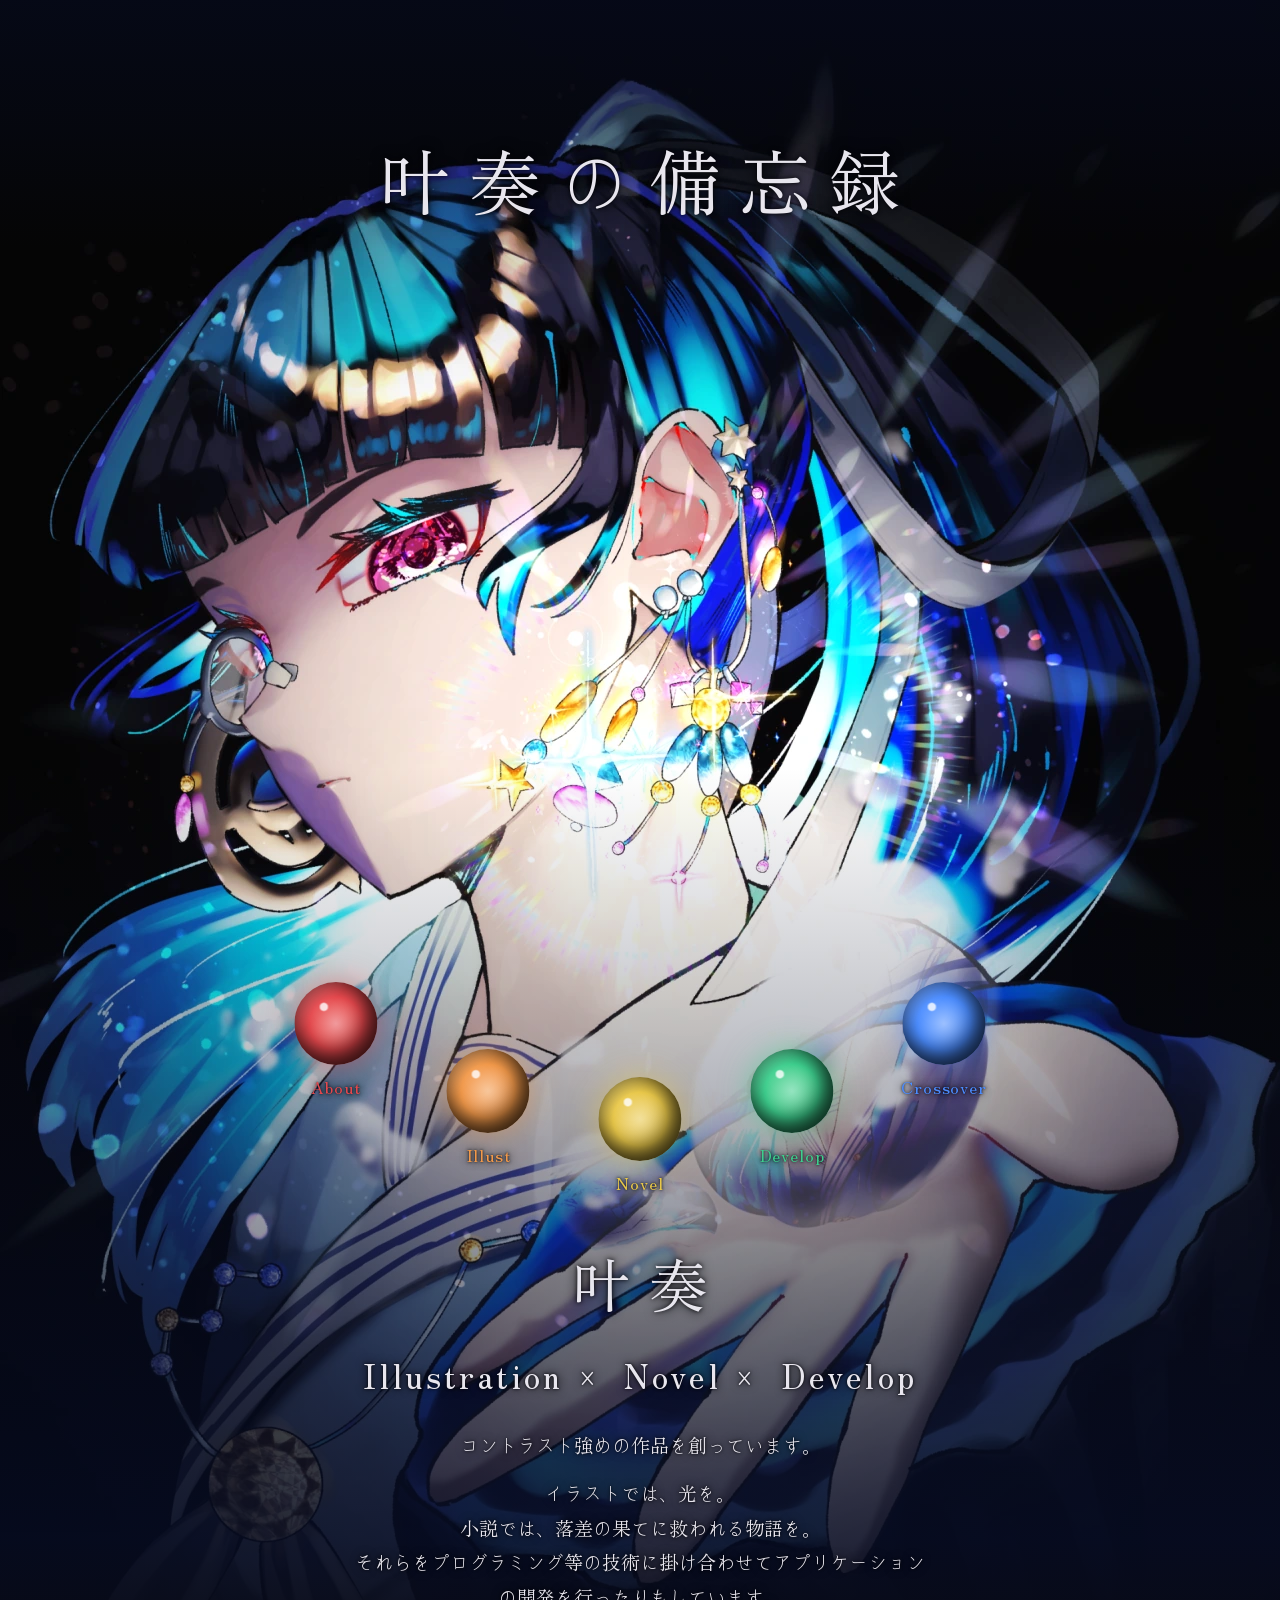
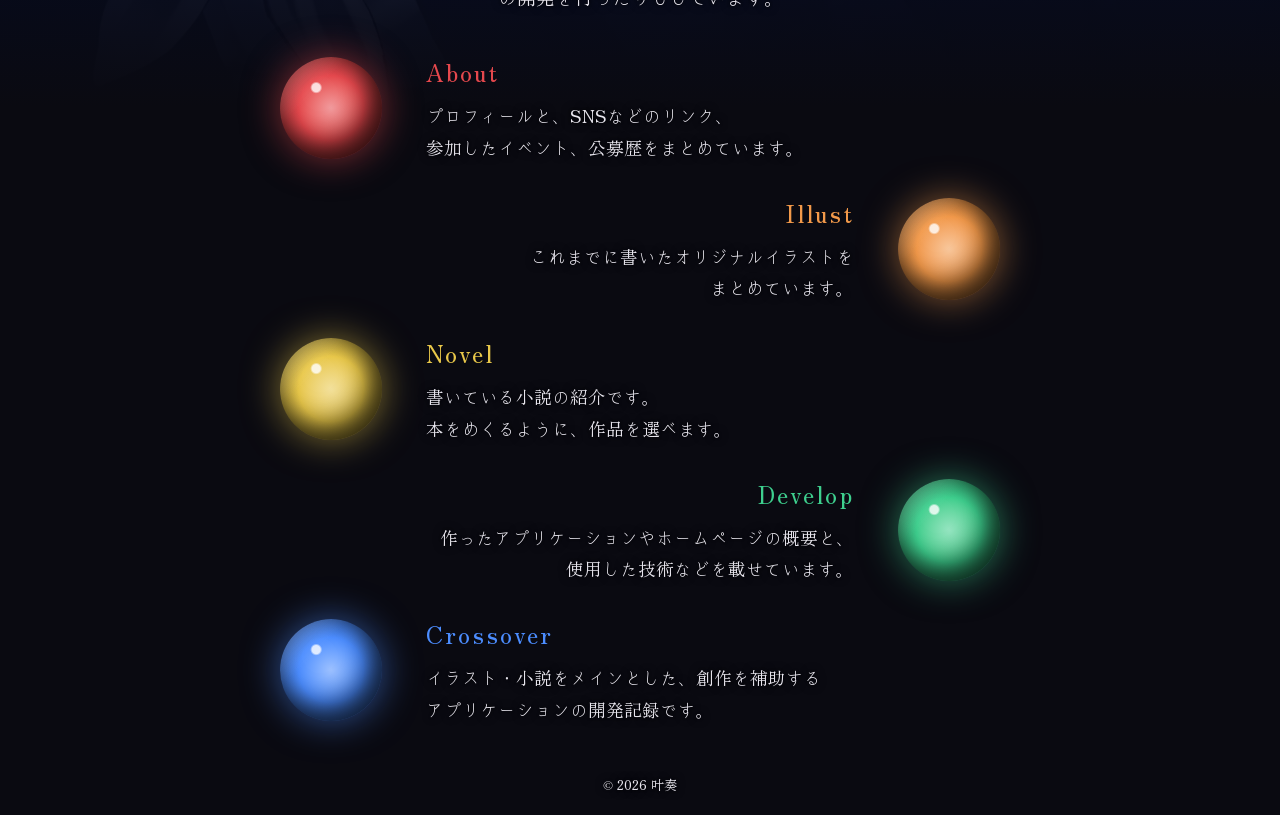
<file: index.html>
<!DOCTYPE html>
<html lang="ja">
<head>
  <meta charset="UTF-8">
  <meta name="viewport" content="width=device-width, initial-scale=1.0">
  <title>叶奏の備忘録</title>
  <meta name="description" content="叶奏の備忘録。イラスト・小説・開発をまとめた個人ホームページです。">
  <link rel="stylesheet" href="style.css">
  <noscript><link rel="stylesheet" href="noscript.css"></noscript>
  <script src="script.js" defer></script>
</head>
<body data-page="top">
  <!-- 動画の始まりで、画面を横にずらすフィルター（script.js が動かす。見た目には出ない） -->
  <svg class="glitch-defs" width="0" height="0" aria-hidden="true" focusable="false">
    <filter id="tv-glitch" x="0" y="0" width="100%" height="100%" color-interpolation-filters="sRGB">
      <feTurbulence type="fractalNoise" baseFrequency="0 0.04" numOctaves="2" seed="1" result="bands"/>
      <feColorMatrix in="bands" type="matrix" values="8 0 0 0 -3.5  0 0 0 0 0.5  0 0 0 0 0  0 0 0 0 1" result="map"/>
      <feDisplacementMap in="SourceGraphic" in2="map" scale="0" xChannelSelector="R" yChannelSelector="G"/>
    </filter>
  </svg>

  <main class="stage">
    <section class="intro" aria-label="オープニング">
      <video src="videos/timelapse.mp4" muted autoplay playsinline preload="auto" aria-label="タイムラプス動画"></video>
    </section>

    <div class="blackout" aria-hidden="true"></div>

    <div class="menu">
      <div class="menu-art">
        <img
          src="images/top/top-1280.webp"
          srcset="images/top/top-1280.webp 1280w, images/top/top-1920.webp 1920w"
          sizes="100vw"
          width="1920" height="2560"
          alt="青い髪の人物が、光る手を差し出しているイラスト">
      </div>

      <div class="menu-shade menu-shade--top" aria-hidden="true"></div>

      <p class="menu-title">叶奏の備忘録</p>

      <div class="menu-shade" aria-hidden="true"></div>

      <div class="menu-ui">
        <nav class="orbs" aria-label="メニュー">
          <a class="orb orb--about" href="about/index.html"><span>About</span></a>
          <a class="orb orb--illust" href="illust/index.html"><span>Illust</span></a>
          <a class="orb orb--novel" href="novel/index.html"><span>Novel</span></a>
          <a class="orb orb--develop" href="dev/index.html"><span>Develop</span></a>
          <a class="orb orb--crossover" href="crossover/index.html"><span>Crossover</span></a>
        </nav>

        <h1 class="menu-name">叶奏</h1>
        <p class="menu-lead">
          <span class="menu-lead-tag">Illustration × Novel × Develop</span>
          コントラスト強めの作品を創っています。
        </p>
        <p class="menu-lead menu-lead--body">
          イラストでは、光を。<br>
          小説では、落差の果てに救われる物語を。<br>
          それらをプログラミング等の技術に掛け合わせてアプリケーションの開発を行ったりもしています。
        </p>
      </div>
    </div>

    <!-- 各ページの概要。説明文（.menu-lead）の下に、script.js が位置をそろえる -->
    <nav class="menu-guide" aria-label="各ページの概要">
      <div class="guide-row guide--about">
        <a class="orb" href="about/index.html" aria-hidden="true" tabindex="-1"></a>
        <a class="guide-text" href="about/index.html">
          <h2>About</h2>
          <p><span class="ph">プロフィールと、</span><span class="ph">SNSなどのリンク、</span><span class="ph">参加したイベント、</span><span class="ph">公募歴を</span><span class="ph">まとめています。</span></p>
        </a>
      </div>
      <div class="guide-row guide--illust">
        <a class="orb" href="illust/index.html" aria-hidden="true" tabindex="-1"></a>
        <a class="guide-text" href="illust/index.html">
          <h2>Illust</h2>
          <p><span class="ph">これまでに書いた</span><span class="ph">オリジナルイラストを</span><span class="ph">まとめています。</span></p>
        </a>
      </div>
      <div class="guide-row guide--novel">
        <a class="orb" href="novel/index.html" aria-hidden="true" tabindex="-1"></a>
        <a class="guide-text" href="novel/index.html">
          <h2>Novel</h2>
          <p><span class="ph">書いている小説の</span><span class="ph">紹介です。</span><span class="ph">本をめくるように、</span><span class="ph">作品を選べます。</span></p>
        </a>
      </div>
      <div class="guide-row guide--develop">
        <a class="orb" href="dev/index.html" aria-hidden="true" tabindex="-1"></a>
        <a class="guide-text" href="dev/index.html">
          <h2>Develop</h2>
          <p><span class="ph">作ったアプリケーションや</span><span class="ph">ホームページの概要と、</span><span class="ph">使用した技術などを</span><span class="ph">載せています。</span></p>
        </a>
      </div>
      <div class="guide-row guide--crossover">
        <a class="orb" href="crossover/index.html" aria-hidden="true" tabindex="-1"></a>
        <a class="guide-text" href="crossover/index.html">
          <h2>Crossover</h2>
          <p><span class="ph">イラスト・小説をメインとした、</span><span class="ph">創作を補助する</span><span class="ph">アプリケーションの</span><span class="ph">開発記録です。</span></p>
        </a>
      </div>
    </nav>

    <footer>
      <small>&copy; 2026 叶奏</small>
    </footer>
  </main>
</body>
</html>
</file>
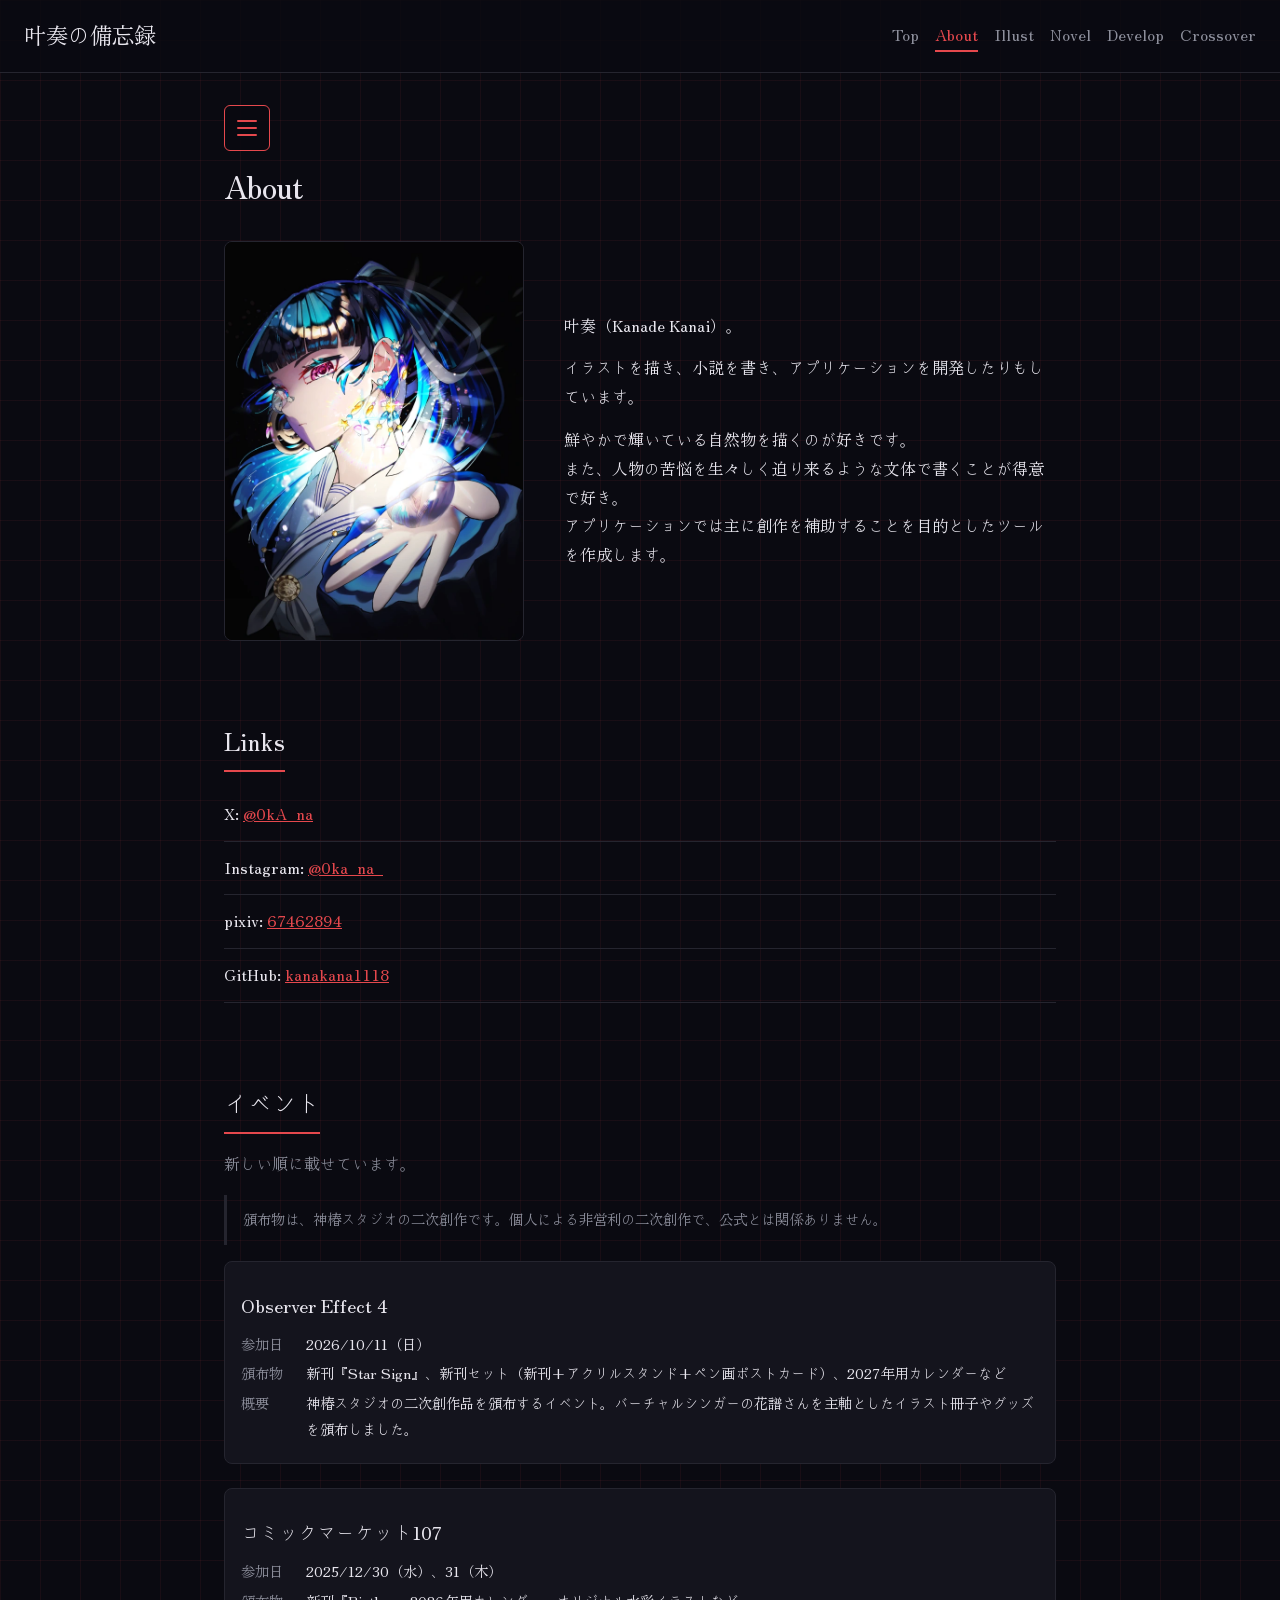
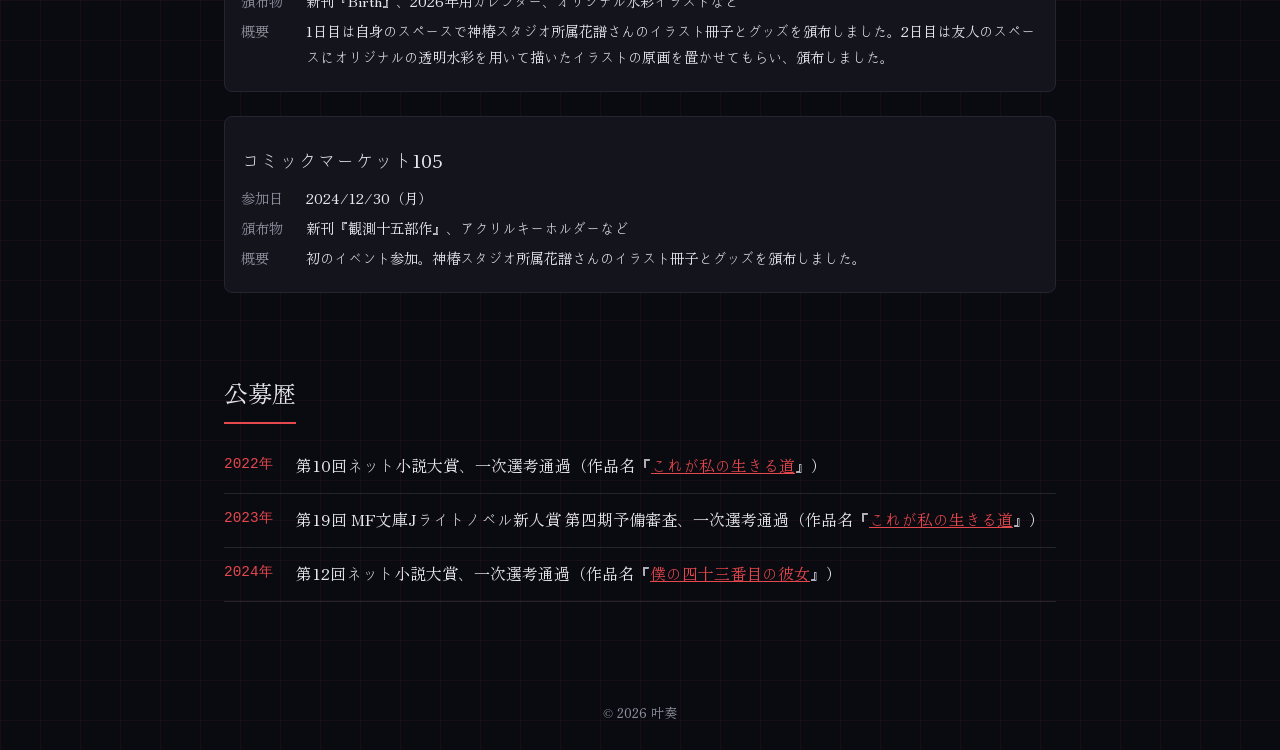
<file: about/index.html>
<!DOCTYPE html>
<html lang="ja">
<head>
  <meta charset="UTF-8">
  <meta name="viewport" content="width=device-width, initial-scale=1.0">
  <title>About | 叶奏の備忘録</title>
  <meta name="description" content="叶奏のプロフィール、SNS、参加したイベント、公募歴。">
  <link rel="stylesheet" href="../style.css">
  <script src="../script.js" defer></script>
</head>
<body data-page="about">
  <header class="site-header">
    <a class="site-title" href="../index.html">叶奏の備忘録</a>
    <nav>
      <a href="../index.html">Top</a>
      <a href="../about/index.html" aria-current="page">About</a>
      <a href="../illust/index.html">Illust</a>
      <a href="../novel/index.html">Novel</a>
      <a href="../dev/index.html">Develop</a>
      <a href="../crossover/index.html">Crossover</a>
    </nav>
  </header>

  <main>
    <h1>About</h1>

    <section class="about-grid" id="profile">
      <div class="portrait">
        <img
          src="../images/top/top-640.webp"
          srcset="../images/top/top-640.webp 640w, ../images/top/top-1280.webp 1280w"
          sizes="(max-width: 640px) 260px, 300px"
          width="640" height="854"
          alt="青い髪の人物が、光る手を差し出しているイラスト">
      </div>
      <div class="profile">
        <p>叶奏（Kanade Kanai）。</p>
        <p>イラストを描き、小説を書き、アプリケーションを開発したりもしています。</p>
        <p>鮮やかで輝いている自然物を描くのが好きです。<br>また、人物の苦悩を生々しく迫り来るような文体で書くことが得意で好き。<br>アプリケーションでは主に創作を補助することを目的としたツールを作成します。</p>
      </div>
    </section>

    <section id="links">
      <h2>Links</h2>
      <ul class="list">
        <li>X: <a href="https://x.com/0kA_na" target="_blank" rel="noopener">@0kA_na</a></li>
        <li>Instagram: <a href="https://www.instagram.com/0ka_na_/" target="_blank" rel="noopener">@0ka_na_</a></li>
        <li>pixiv: <a href="https://www.pixiv.net/users/67462894" target="_blank" rel="noopener">67462894</a></li>
        <li>GitHub: <a href="https://github.com/kanakana1118" target="_blank" rel="noopener">kanakana1118</a></li>
      </ul>
    </section>

    <section id="events">
      <h2>イベント</h2>
      <p class="lead">新しい順に載せています。</p>
      <p class="notice">頒布物は、神椿スタジオの二次創作です。個人による非営利の二次創作で、公式とは関係ありません。</p>
      <div class="event-list">
        <article class="card">
          <h3>Observer Effect 4</h3>
          <dl class="meta">
            <dt>参加日</dt>
            <dd>2026/10/11（日）</dd>
            <dt>頒布物</dt>
            <dd>新刊『Star Sign』、新刊セット（新刊+アクリルスタンド+ペン画ポストカード）、2027年用カレンダーなど</dd>
            <dt>概要</dt>
            <dd>神椿スタジオの二次創作品を頒布するイベント。バーチャルシンガーの花譜さんを主軸としたイラスト冊子やグッズを頒布しました。</dd>
          </dl>
        </article>

        <article class="card">
          <h3>コミックマーケット107</h3>
          <dl class="meta">
            <dt>参加日</dt>
            <dd>2025/12/30（水）、31（木）</dd>
            <dt>頒布物</dt>
            <dd>新刊『Birth』、2026年用カレンダー、オリジナル水彩イラストなど</dd>
            <dt>概要</dt>
            <dd>1日目は自身のスペースで神椿スタジオ所属花譜さんのイラスト冊子とグッズを頒布しました。2日目は友人のスペースにオリジナルの透明水彩を用いて描いたイラストの原画を置かせてもらい、頒布しました。</dd>
          </dl>
        </article>

        <article class="card">
          <h3>コミックマーケット105</h3>
          <dl class="meta">
            <dt>参加日</dt>
            <dd>2024/12/30（月）</dd>
            <dt>頒布物</dt>
            <dd>新刊『観測十五部作』、アクリルキーホルダーなど</dd>
            <dt>概要</dt>
            <dd>初のイベント参加。神椿スタジオ所属花譜さんのイラスト冊子とグッズを頒布しました。</dd>
          </dl>
        </article>
      </div>
    </section>

    <section id="contests">
      <h2>公募歴</h2>
      <ul class="list contest-list">
        <li><span class="year">2022年</span><span>第10回ネット小説大賞、一次選考通過（作品名『<a href="../novel/index.html#ikiru-michi">これが私の生きる道</a>』）</span></li>
        <li><span class="year">2023年</span><span>第19回 MF文庫Jライトノベル新人賞 第四期予備審査、一次選考通過（作品名『<a href="../novel/index.html#ikiru-michi">これが私の生きる道</a>』）</span></li>
        <li><span class="year">2024年</span><span>第12回ネット小説大賞、一次選考通過（作品名『<a href="../novel/index.html#yonjusan-kanojo">僕の四十三番目の彼女</a>』）</span></li>
      </ul>
    </section>
  </main>

  <footer>
    <small>&copy; 2026 叶奏</small>
  </footer>
</body>
</html>
</file>
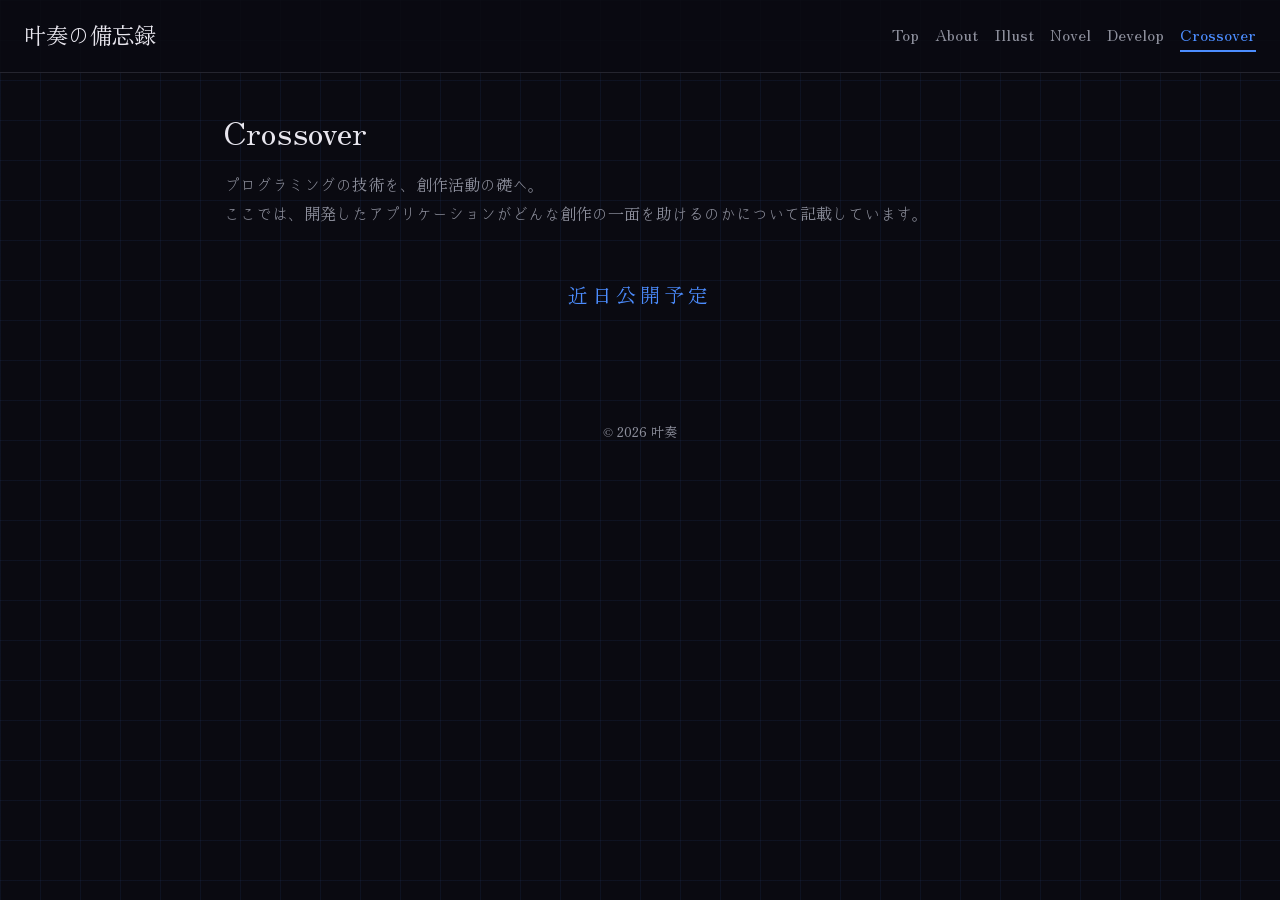
<file: crossover/index.html>
<!DOCTYPE html>
<html lang="ja">
<head>
  <meta charset="UTF-8">
  <meta name="viewport" content="width=device-width, initial-scale=1.0">
  <title>Crossover | 叶奏の備忘録</title>
  <meta name="description" content="創作と開発が組み合わさった、叶奏の作品。">
  <link rel="stylesheet" href="../style.css">
  <script src="../script.js" defer></script>
</head>
<body data-page="crossover">
  <header class="site-header">
    <a class="site-title" href="../index.html">叶奏の備忘録</a>
    <nav>
      <a href="../index.html">Top</a>
      <a href="../about/index.html">About</a>
      <a href="../illust/index.html">Illust</a>
      <a href="../novel/index.html">Novel</a>
      <a href="../dev/index.html">Develop</a>
      <a href="../crossover/index.html" aria-current="page">Crossover</a>
    </nav>
  </header>

  <main>
    <h1>Crossover</h1>
    <p class="lead">プログラミングの技術を、創作活動の礎へ。<br>ここでは、開発したアプリケーションがどんな創作の一面を助けるのかについて記載しています。</p>

    <!-- 公開するときは、<section id="works"> に、同じ形のカード（<article class="card">。タグは「何と何の掛け合わせか」）を並べる（左の一覧は、カードから自動で作られる） -->
    <p class="coming-soon">近日公開予定</p>
  </main>

  <footer>
    <small>&copy; 2026 叶奏</small>
  </footer>
</body>
</html>
</file>
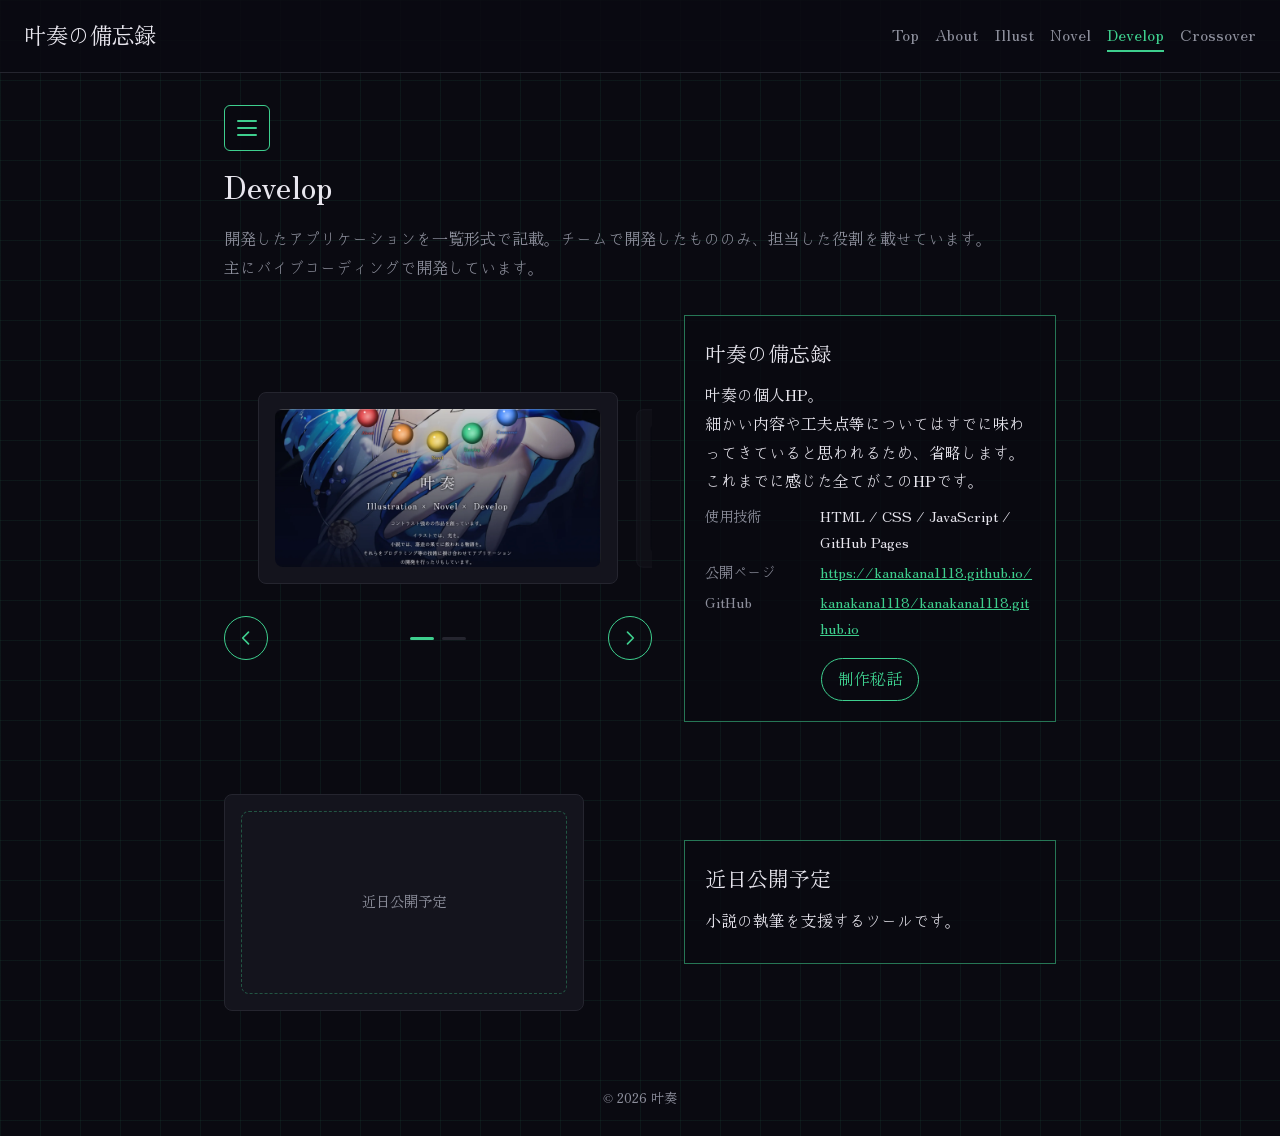
<file: dev/index.html>
<!DOCTYPE html>
<html lang="ja">
<head>
  <meta charset="UTF-8">
  <meta name="viewport" content="width=device-width, initial-scale=1.0">
  <title>Develop | 叶奏の備忘録</title>
  <meta name="description" content="叶奏が作ったホームページなどの開発物。">
  <link rel="stylesheet" href="../style.css">
  <noscript><link rel="stylesheet" href="../noscript.css"></noscript>
  <script src="../script.js" defer></script>
</head>
<body data-page="dev">
  <header class="site-header">
    <a class="site-title" href="../index.html">叶奏の備忘録</a>
    <nav>
      <a href="../index.html">Top</a>
      <a href="../about/index.html">About</a>
      <a href="../illust/index.html">Illust</a>
      <a href="../novel/index.html">Novel</a>
      <a href="../dev/index.html" aria-current="page">Develop</a>
      <a href="../crossover/index.html">Crossover</a>
    </nav>
  </header>

  <main class="fall">
    <h1>Develop</h1>
    <p class="lead">開発したアプリケーションを一覧形式で記載。チームで開発したもののみ、担当した役割を載せています。<br>主にバイブコーディングで開発しています。</p>

    <!-- 役割（<dt>役割</dt><dd>…</dd>）は、チームで開発したものだけに、使用技術の前に足す。個人で作ったものには付けない。
         「公開ページ」は、公開しているものだけに付ける（公開していなければ、行ごと書かない）。「GitHub」は、リポジトリを公開しているものだけに付ける。
         左のスクリーンショットは、Illust の Pick Up と同じスライダー。1枚だけのときは、操作のボタン（.carousel-controls）を付けない。
         PV（プロモーションビデオ）は、今後足す作品には基本付ける（叶奏の備忘録には付けない）。.dev-item の先頭に <div class="dev-pv"><video src="../videos/dev/名前-pv.mp4" poster="../images/dev/名前-pv.webp" width="1280" height="720" preload="none" playsinline controls></video></div> を足す（音声が無ければ muted も）。手順は .claude/skills/develop-pv/SKILL.md -->
    <div class="dev-list">
      <article class="dev-item" id="homepage">
        <div class="dev-shot">
          <div class="carousel" aria-label="叶奏の備忘録のスクリーンショット">
            <div class="carousel-track" tabindex="0">
              <div class="card slide">
                <img src="../images/dev/homepage-1.webp" width="1600" height="780" alt="このサイトのトップ画面。青い髪の人物のイラストの上に、5色の玉と説明文が並んでいる">
              </div>
              <div class="card slide">
                <img src="../images/dev/homepage-2.webp" width="1600" height="779" alt="このサイトの Novel ページ。開いた本と、作品一覧が並んでいる">
              </div>
            </div>
          <div class="carousel-controls">
            <button class="round-btn" type="button" data-prev aria-label="前のスクリーンショット">
              <svg viewBox="0 0 24 24" aria-hidden="true"><path d="M15 5l-7 7 7 7"/></svg>
            </button>
            <div class="carousel-dots" aria-hidden="true"></div>
            <button class="round-btn" type="button" data-next aria-label="次のスクリーンショット">
              <svg viewBox="0 0 24 24" aria-hidden="true"><path d="M9 5l7 7-7 7"/></svg>
            </button>
          </div>
          </div>
        </div>
        <div class="dev-text">
          <h3>叶奏の備忘録</h3>
          <p>叶奏の個人HP。<br>細かい内容や工夫点等についてはすでに味わってきていると思われるため、省略します。<br>これまでに感じた全てがこのHPです。</p>
          <dl class="meta">
            <dt>使用技術</dt><dd>HTML / CSS / JavaScript / GitHub Pages</dd>
            <dt>公開ページ</dt><dd><a href="https://kanakana1118.github.io/">https://kanakana1118.github.io/</a></dd>
            <dt>GitHub</dt><dd><a href="https://github.com/kanakana1118/kanakana1118.github.io" target="_blank" rel="noopener">kanakana1118/kanakana1118.github.io</a></dd>
          </dl>
          <div class="buttons">
            <a class="button" href="homepage.html">制作秘話</a>
          </div>
        </div>
      </article>

      <article class="dev-item">
        <div class="dev-shot">
          <div class="carousel">
            <div class="carousel-track">
              <div class="card slide">
                <div class="placeholder">近日公開予定</div>
              </div>
            </div>
          </div>
        </div>
        <div class="dev-text">
          <h3>近日公開予定</h3>
          <p>小説の執筆を支援するツールです。</p>
        </div>
      </article>
    </div>
  </main>

  <footer>
    <small>&copy; 2026 叶奏</small>
  </footer>
</body>
</html>
</file>
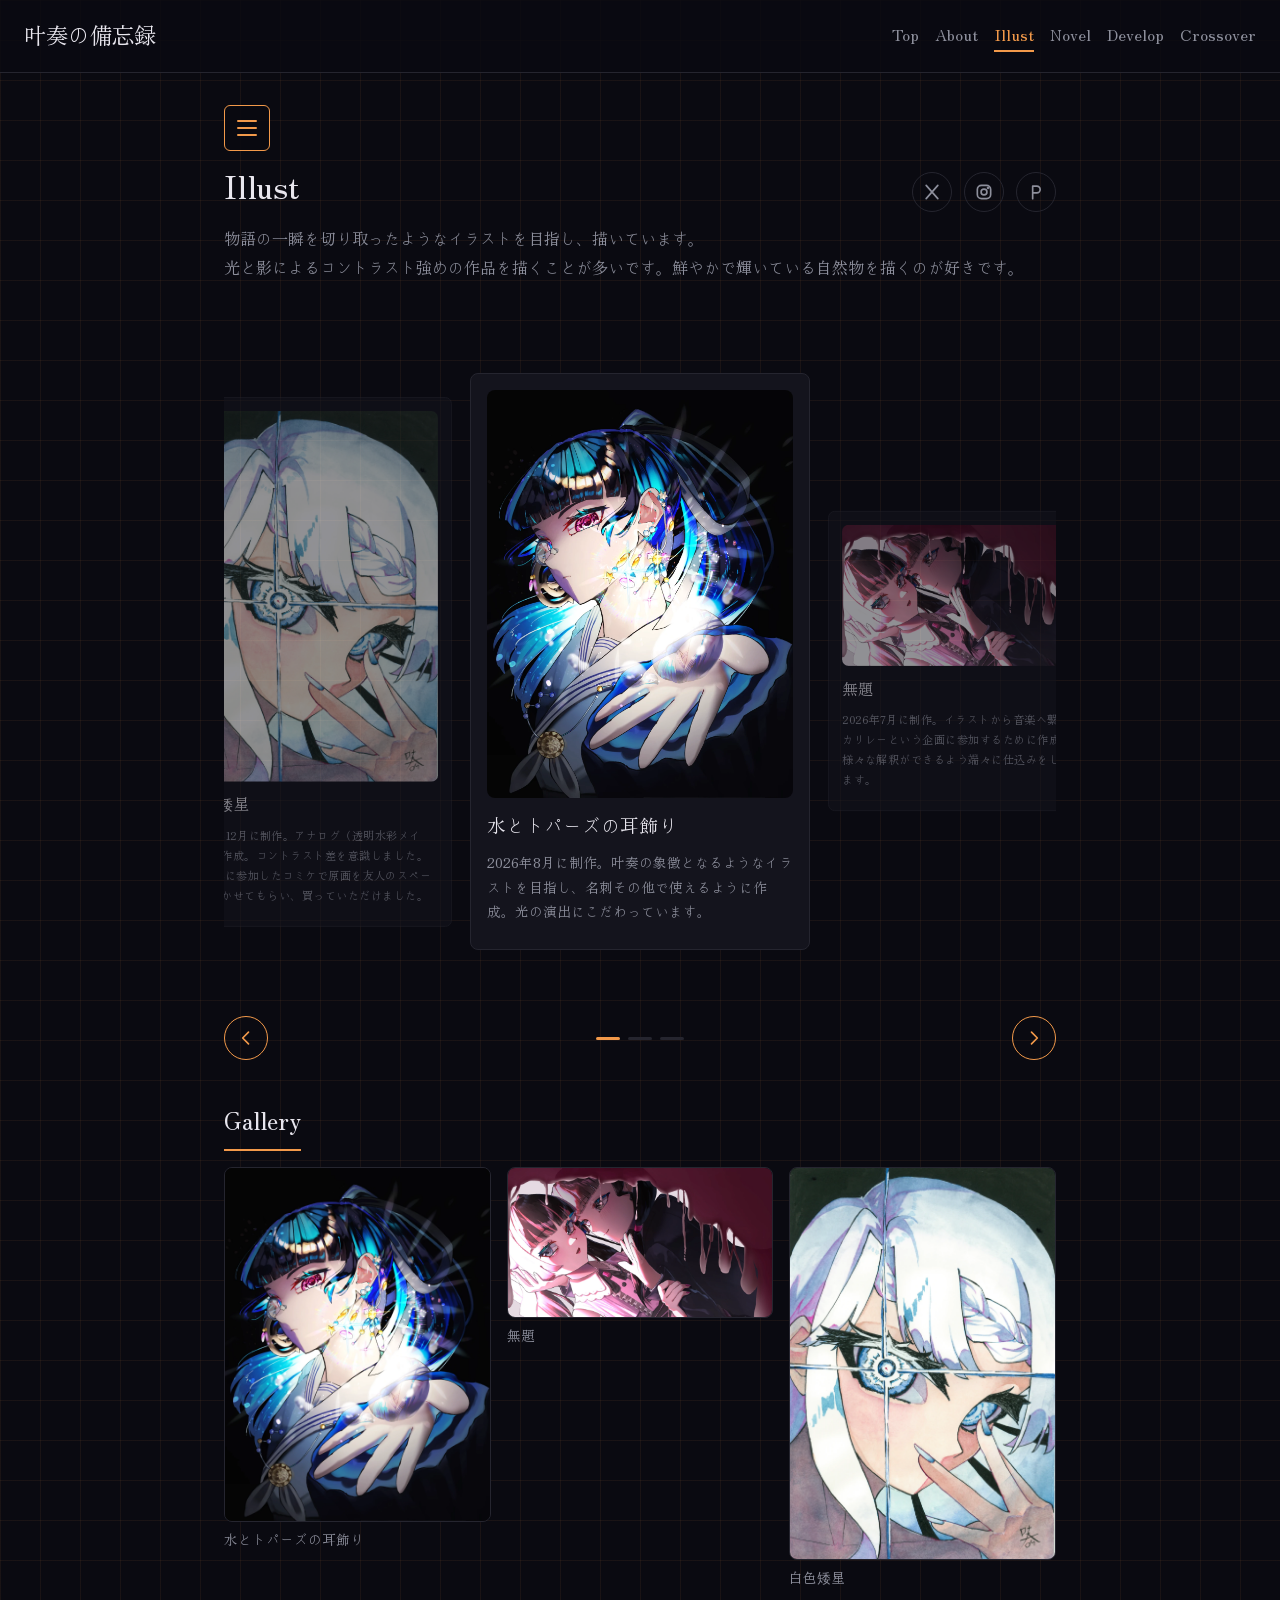
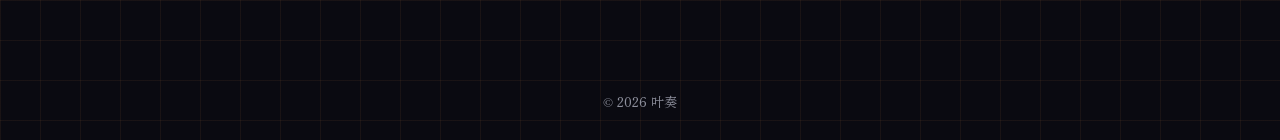
<file: illust/index.html>
<!DOCTYPE html>
<html lang="ja">
<head>
  <meta charset="UTF-8">
  <meta name="viewport" content="width=device-width, initial-scale=1.0">
  <title>Illust | 叶奏の備忘録</title>
  <meta name="description" content="叶奏のイラスト。一次創作の作品集。">
  <link rel="stylesheet" href="../style.css">
  <script src="../script.js" defer></script>
</head>
<body data-page="illust">
  <header class="site-header">
    <a class="site-title" href="../index.html">叶奏の備忘録</a>
    <nav>
      <a href="../index.html">Top</a>
      <a href="../about/index.html">About</a>
      <a href="../illust/index.html" aria-current="page">Illust</a>
      <a href="../novel/index.html">Novel</a>
      <a href="../dev/index.html">Develop</a>
      <a href="../crossover/index.html">Crossover</a>
    </nav>
  </header>

  <main>
    <div class="page-head">
      <h1>Illust</h1>
      <div class="sns">
        <a href="https://x.com/0kA_na" target="_blank" rel="noopener" aria-label="X">
          <svg viewBox="0 0 24 24" aria-hidden="true"><path d="M5 4l14 16M19 4L5 20"/></svg>
        </a>
        <a href="https://www.instagram.com/0ka_na_/" target="_blank" rel="noopener" aria-label="Instagram">
          <svg viewBox="0 0 24 24" aria-hidden="true"><rect x="4" y="4" width="16" height="16" rx="5"/><circle cx="12" cy="12" r="3.5"/><circle cx="16.8" cy="7.2" r="0.6"/></svg>
        </a>
        <a href="https://www.pixiv.net/users/67462894" target="_blank" rel="noopener" aria-label="pixiv">
          <svg viewBox="0 0 24 24" aria-hidden="true"><path d="M8 20V5h5a4 4 0 010 8H8"/></svg>
        </a>
      </div>
    </div>
    <p class="lead">
      物語の一瞬を切り取ったようなイラストを目指し、描いています。<br>
      光と影によるコントラスト強めの作品を描くことが多いです。鮮やかで輝いている自然物を描くのが好きです。
    </p>

    <section class="carousel" aria-label="作品一覧">
      <div class="carousel-track" tabindex="0">
        <article class="card slide">
          <img src="../images/illust/topaz-earrings.webp" width="1200" height="1600" alt="青い髪の人物が、光る水の粒とトパーズの耳飾りの向こうで、手を差し出しているイラスト">
          <h3>水とトパーズの耳飾り</h3>
          <p>2026年8月に制作。叶奏の象徴となるようなイラストを目指し、名刺その他で使えるように作成。光の演出にこだわっています。</p>
        </article>
        <article class="card slide">
          <img src="../images/illust/untitled.webp" width="1600" height="900" alt="赤黒い液体がしたたる中で、二人の人物が寄り添っているイラスト">
          <h3>無題</h3>
          <p>2026年7月に制作。イラストから音楽へ繋げるボカリレーという企画に参加するために作成。様々な解釈ができるよう端々に仕込みをしています。</p>
        </article>
        <article class="card slide">
          <img src="../images/illust/white-dwarf.webp" width="1083" height="1600" alt="白い髪の人物の目に、十字の線が走っている、透明水彩のイラスト">
          <h3>白色矮星</h3>
          <p>2025年12月に制作。アナログ（透明水彩メイン）で作成。コントラスト差を意識しました。2025年に参加したコミケで原画を友人のスペースに置かせてもらい、買っていただけました。</p>
        </article>
      </div>

      <div class="carousel-controls">
        <button class="round-btn" type="button" data-prev aria-label="前の作品">
          <svg viewBox="0 0 24 24" aria-hidden="true"><path d="M15 5l-7 7 7 7"/></svg>
        </button>
        <div class="carousel-dots" aria-hidden="true"></div>
        <button class="round-btn" type="button" data-next aria-label="次の作品">
          <svg viewBox="0 0 24 24" aria-hidden="true"><path d="M9 5l7 7-7 7"/></svg>
        </button>
      </div>
    </section>

    <section id="gallery">
      <h2>Gallery</h2>
      <!-- 画像を押すと、大きい画像のポップアップが開く（JSが無いときは、画像のページへ移る）。
           タイムラプスがある作品だけ、<figure data-video="../videos/illust/名前.mp4"> を付ける（ポップアップに「タイムラプス」の切り替えが出る。再生は、再生ボタンを押したときだけ）。
           動画は、1本8MB以下・音声なし・メタデータを消したものを、videos/illust/ に置く。
           制作秘話のページがある作品には、<figure data-making="作品のid.html"> も付ける（ポップアップに「制作秘話」ボタンが出る）。手順は .claude/skills/making-page/SKILL.md -->
      <div class="gallery">
        <figure data-video="../videos/illust/topaz-earrings.mp4">
          <a class="gallery-link" href="../images/illust/topaz-earrings.webp"><img src="../images/illust/topaz-earrings.webp" width="1200" height="1600" alt="青い髪の人物が、光る水の粒とトパーズの耳飾りの向こうで、手を差し出しているイラスト" loading="lazy"></a>
          <figcaption>水とトパーズの耳飾り</figcaption>
        </figure>
        <figure data-video="../videos/illust/untitled.mp4">
          <a class="gallery-link" href="../images/illust/untitled.webp"><img src="../images/illust/untitled.webp" width="1600" height="900" alt="赤黒い液体がしたたる中で、二人の人物が寄り添っているイラスト" loading="lazy"></a>
          <figcaption>無題</figcaption>
        </figure>
        <figure>
          <a class="gallery-link" href="../images/illust/white-dwarf.webp"><img src="../images/illust/white-dwarf.webp" width="1083" height="1600" alt="白い髪の人物の目に、十字の線が走っている、透明水彩のイラスト" loading="lazy"></a>
          <figcaption>白色矮星</figcaption>
        </figure>
      </div>
    </section>
  </main>

  <footer>
    <small>&copy; 2026 叶奏</small>
  </footer>
</body>
</html>
</file>
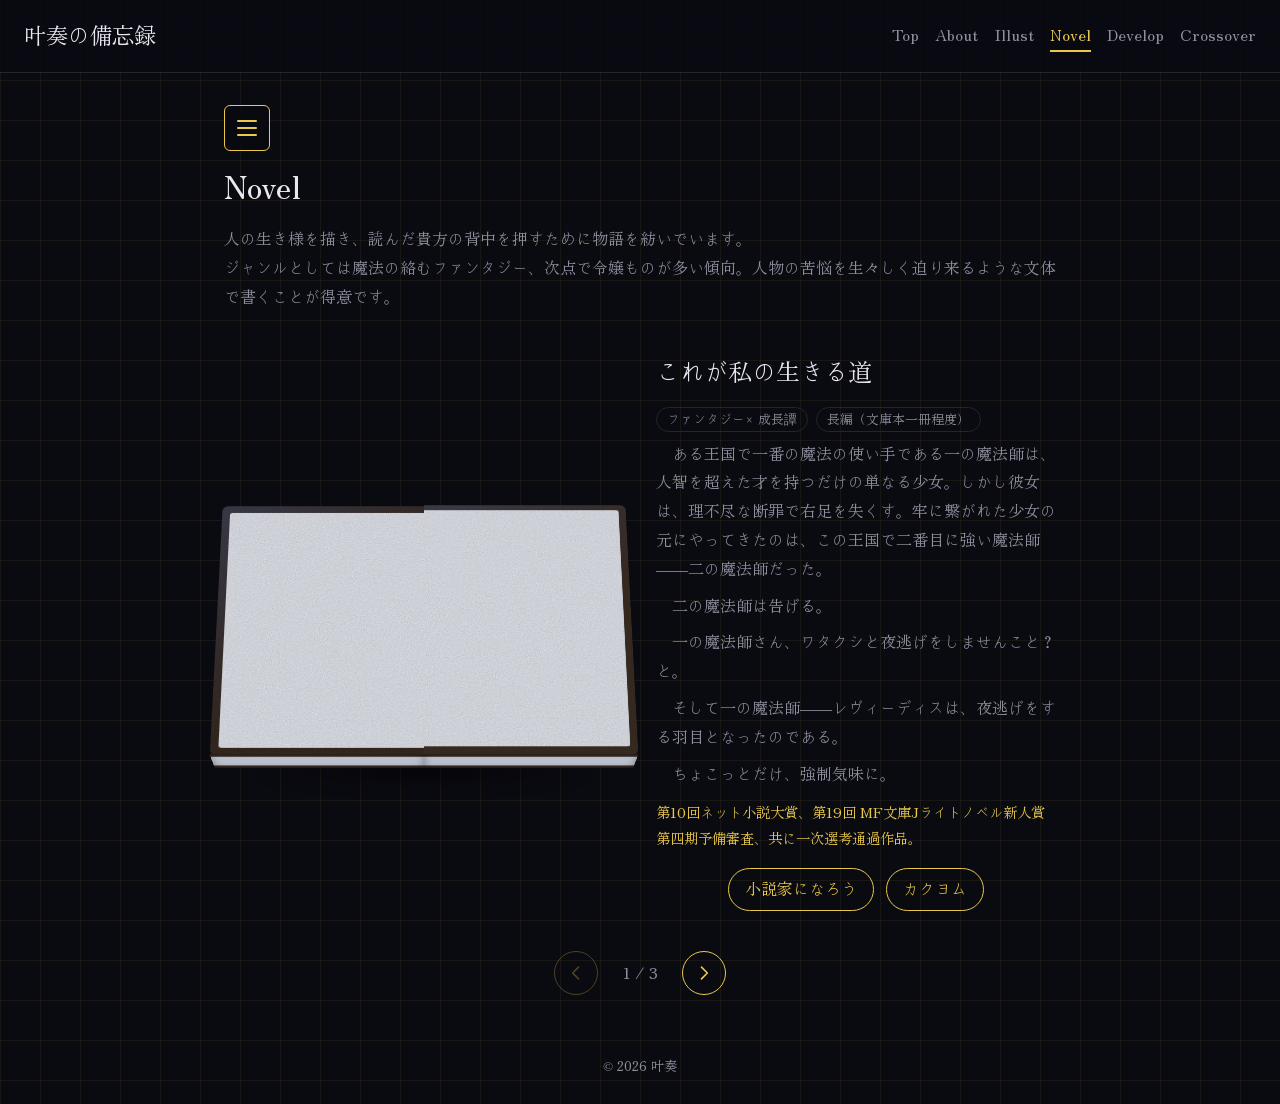
<file: novel/index.html>
<!DOCTYPE html>
<html lang="ja">
<head>
  <meta charset="UTF-8">
  <meta name="viewport" content="width=device-width, initial-scale=1.0">
  <title>Novel | 叶奏の備忘録</title>
  <meta name="description" content="叶奏の小説。">
  <link rel="stylesheet" href="../style.css">
  <script src="../script.js" defer></script>
</head>
<body data-page="novel">
  <header class="site-header">
    <a class="site-title" href="../index.html">叶奏の備忘録</a>
    <nav>
      <a href="../index.html">Top</a>
      <a href="../about/index.html">About</a>
      <a href="../illust/index.html">Illust</a>
      <a href="../novel/index.html" aria-current="page">Novel</a>
      <a href="../dev/index.html">Develop</a>
      <a href="../crossover/index.html">Crossover</a>
    </nav>
  </header>

  <main>
    <h1>Novel</h1>
    <p class="lead">
      人の生き様を描き、読んだ貴方の背中を押すために物語を紡いでいます。<br>
      ジャンルとしては魔法の絡むファンタジー、次点で令嬢ものが多い傾向。人物の苦悩を生々しく迫り来るような文体で書くことが得意です。
    </p>

    <!-- 作品を足すときは、<article class="novel"> を1つコピーして書き換える（id も付ける。About の公募歴などから、`novel/index.html#id` でその作品に飛べる）。作品名は、括弧で囲まずに書く。表紙は、1冊の共通の表紙（1作品目の `.face-cover`）だけを使う。
         JSが、すべての作品を1冊の本にまとめる（作品を切り替えるとページがめくれる） -->
    <div class="novel-viewer">
      <article class="novel" id="ikiru-michi">
        <div class="book">
          <div class="book-body is-open">
            <div class="board"></div>
            <div class="slab slab--left"></div>
            <div class="slab"></div>
            <div class="sheet sheet--static">
              <div class="face face-right"><div class="page-lines"></div></div>
            </div>
            <div class="sheet cover">
              <div class="face face-cover"><p class="cover-title"></p></div>
              <div class="face face-left"><div class="endpaper"><p class="catch">理不尽に断罪された天才少女の逃避行と。</p></div></div>
            </div>
          </div>
        </div>
        <div class="novel-info">
          <h2 class="novel-title">これが私の生きる道</h2>
          <ul class="tags">
            <li class="tag">ファンタジー×成長譚</li>
            <li class="tag">長編（文庫本一冊程度）</li>
          </ul>
          <div class="novel-synopsis">
            <p>　ある王国で一番の魔法の使い手である一の魔法師は、人智を超えた才を持つだけの単なる少女。しかし彼女は、理不尽な断罪で右足を失くす。牢に繋がれた少女の元にやってきたのは、この王国で二番目に強い魔法師――二の魔法師だった。</p>
            <p>　二の魔法師は告げる。</p>
            <p>　一の魔法師さん、ワタクシと夜逃げをしませんこと？　と。</p>
            <p>　そして一の魔法師――レヴィーディスは、夜逃げをする羽目となったのである。</p>
            <p>　ちょこっとだけ、強制気味に。</p>
          </div>
          <p class="novel-note">第10回ネット小説大賞、第19回 MF文庫Jライトノベル新人賞 第四期予備審査、共に一次選考通過作品。</p>
          <div class="buttons">
            <a class="button" href="https://ncode.syosetu.com/n7366hm/" target="_blank" rel="noopener">小説家になろう</a>
            <a class="button" href="https://kakuyomu.jp/works/16817330650657060953" target="_blank" rel="noopener">カクヨム</a>
          </div>
        </div>
      </article>

      <article class="novel" id="akuyaku-reijo">
        <div class="book">
          <div class="book-body is-open">
            <div class="board"></div>
            <div class="slab slab--left"></div>
            <div class="slab"></div>
            <div class="sheet sheet--static">
              <div class="face face-right"><div class="page-lines"></div></div>
            </div>
            <div class="sheet cover">
              <div class="face face-left"><div class="endpaper"><p class="catch">前世の復讐を原動力に、少女は力で成り上がる。</p></div></div>
            </div>
          </div>
        </div>
        <div class="novel-info">
          <h2 class="novel-title">悪役令嬢が⚪︎⚪︎になってはいけませんの？</h2>
          <ul class="tags">
            <li class="tag">ファンタジー×成長譚</li>
            <li class="tag">長編（文庫本二冊程度）</li>
          </ul>
          <div class="novel-synopsis">
            <p>　計画通り罪人として追放された異世界からの転生者である悪役令嬢ウルティナ。前世の恨みを晴らすべく、罪人から成り上がることを決意した。</p>
            <p>　これは人形を使って戦う彼女が地位向上の途中で様々な人と出会い成長していく。</p>
            <p>　そんな成長復讐譚。</p>
            <p>　――悪役令嬢が○○になってはいけませんの……!？</p>
          </div>
          <p class="novel-note">累計19万PV達成作品。</p>
          <div class="buttons">
            <a class="button" href="https://ncode.syosetu.com/n2967ft/" target="_blank" rel="noopener">小説家になろう</a>
            <a class="button" href="https://kakuyomu.jp/works/16816452218881157713" target="_blank" rel="noopener">カクヨム</a>
          </div>
        </div>
      </article>

      <article class="novel" id="yonjusan-kanojo">
        <div class="book">
          <div class="book-body is-open">
            <div class="board"></div>
            <div class="slab slab--left"></div>
            <div class="slab"></div>
            <div class="sheet sheet--static">
              <div class="face face-right"><div class="page-lines"></div></div>
            </div>
            <div class="sheet cover">
              <div class="face face-left"><div class="endpaper"><p class="catch">三十二番目の彼女の言葉をも、僕は憶えている</p></div></div>
            </div>
          </div>
        </div>
        <div class="novel-info">
          <h2 class="novel-title">僕の四十三番目の彼女</h2>
          <ul class="tags">
            <li class="tag">SF×シリアス</li>
            <li class="tag">短編</li>
          </ul>
          <div class="novel-synopsis">
            <p>　僕には四十三番目の彼女がいる。</p>
            <p>　泣き虫な、彼女だ。</p>
          </div>
          <p class="novel-note">第12回ネット小説大賞、一次選考通過作品。</p>
          <div class="buttons">
            <a class="button" href="https://ncode.syosetu.com/n8515jf/" target="_blank" rel="noopener">小説家になろう</a>
            <a class="button" href="https://kakuyomu.jp/works/822139842757456826" target="_blank" rel="noopener">カクヨム</a>
          </div>
        </div>
      </article>

      <div class="novel-controls" hidden>
        <button class="round-btn" type="button" data-prev aria-label="前の作品">
          <svg viewBox="0 0 24 24" aria-hidden="true"><path d="M15 5l-7 7 7 7"/></svg>
        </button>
        <span class="novel-count" aria-live="polite"></span>
        <button class="round-btn" type="button" data-next aria-label="次の作品">
          <svg viewBox="0 0 24 24" aria-hidden="true"><path d="M9 5l7 7-7 7"/></svg>
        </button>
      </div>
    </div>
  </main>

  <footer>
    <small>&copy; 2026 叶奏</small>
  </footer>
</body>
</html>
</file>
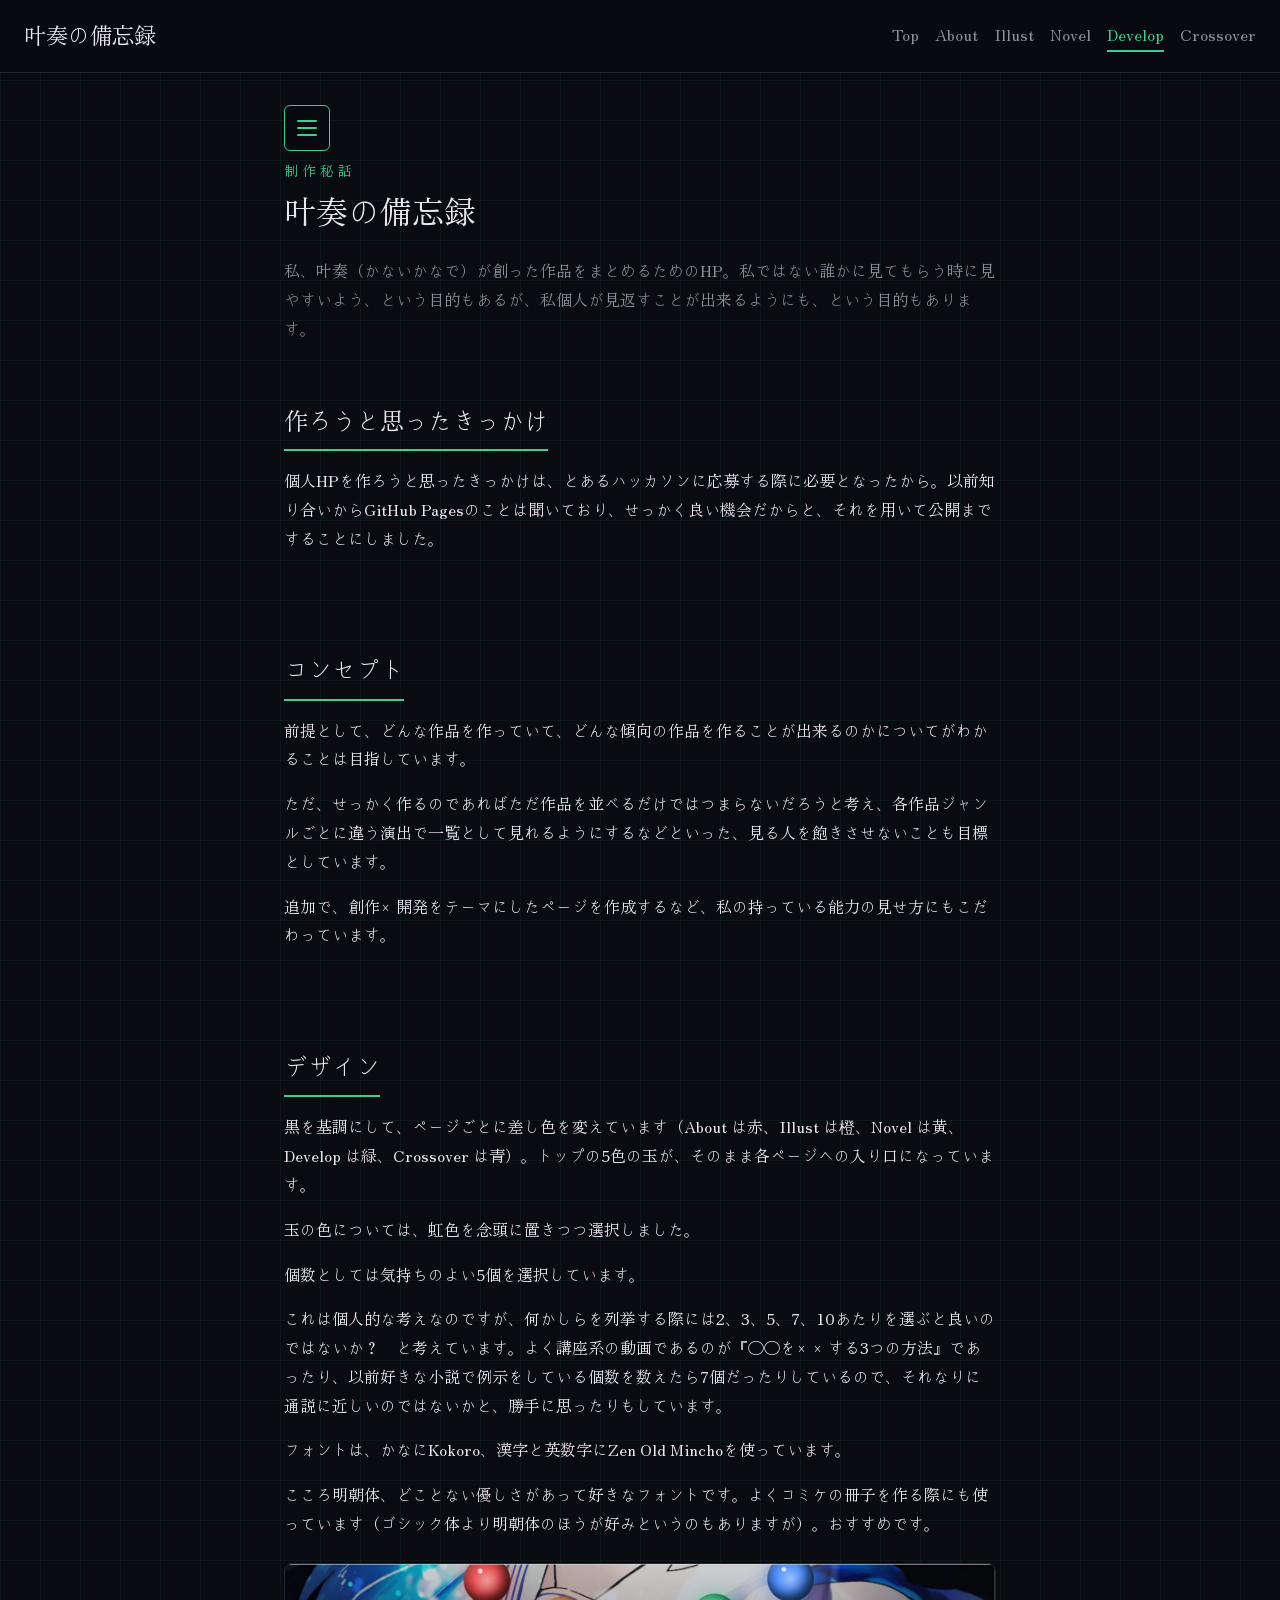
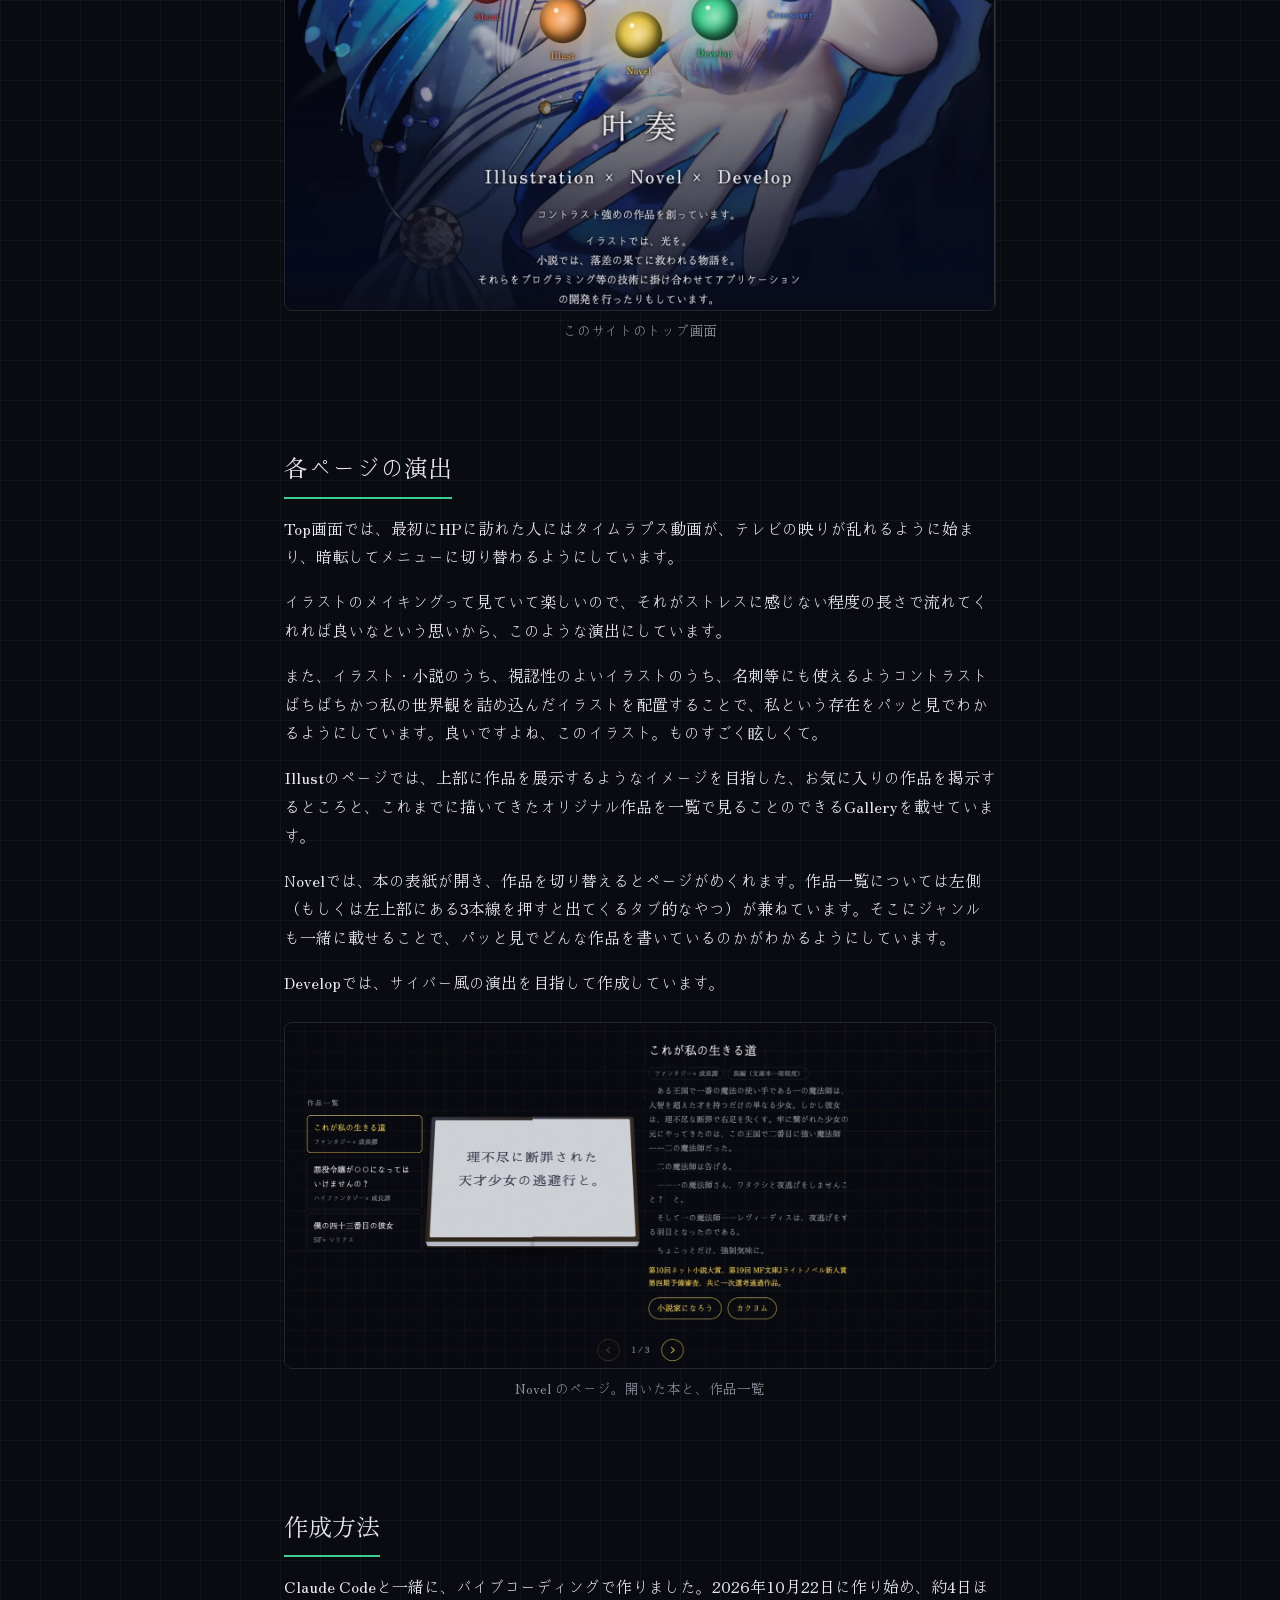
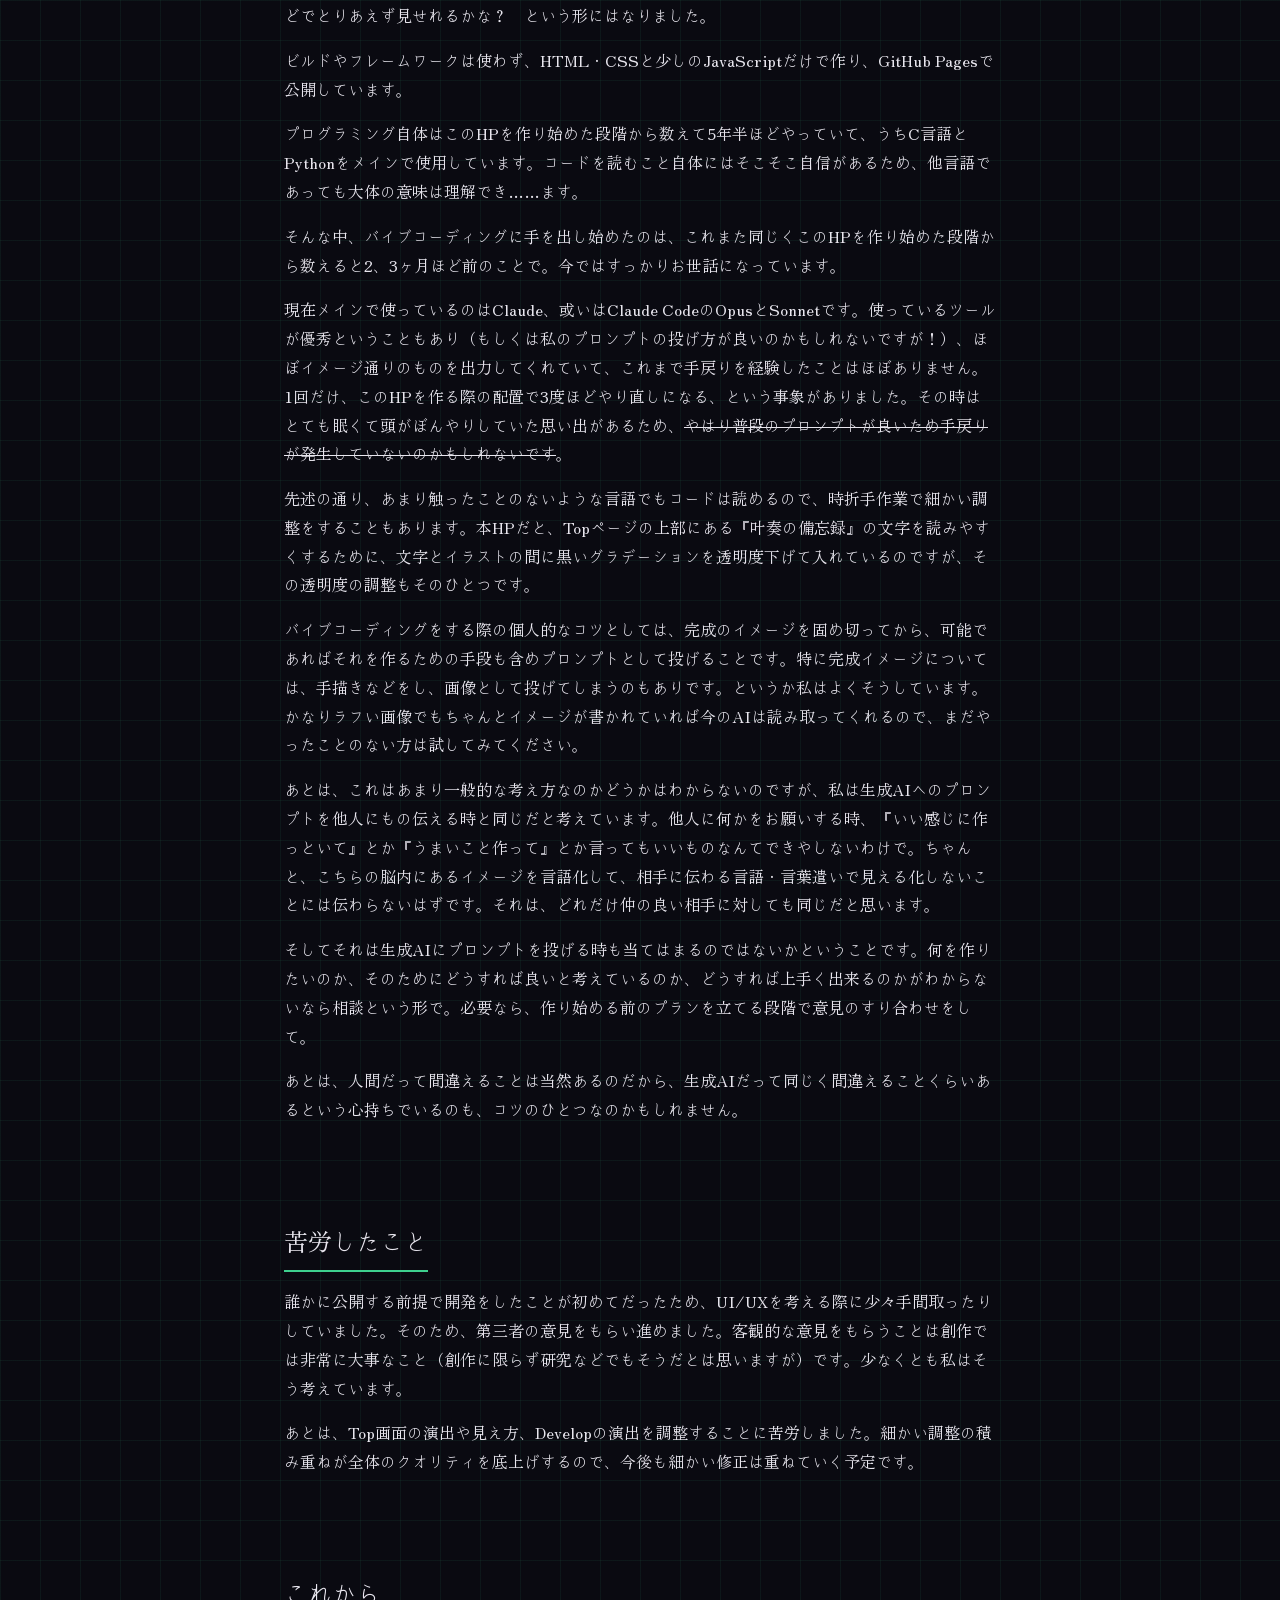
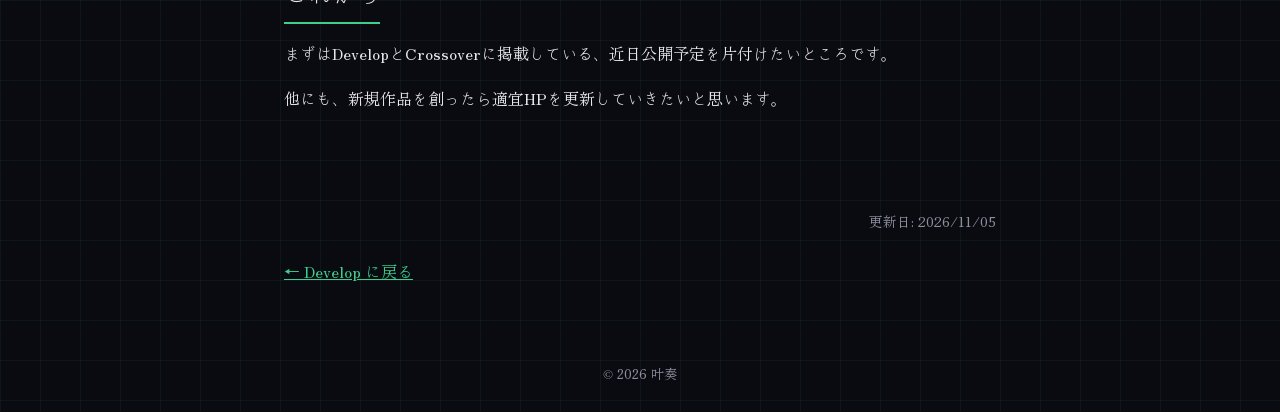
<file: dev/homepage.html>
<!DOCTYPE html>
<html lang="ja">
<head>
  <meta charset="UTF-8">
  <meta name="viewport" content="width=device-width, initial-scale=1.0">
  <title>叶奏の備忘録 制作秘話 | 叶奏の備忘録</title>
  <meta name="description" content="叶奏の備忘録（このサイト）の制作秘話。">
  <link rel="stylesheet" href="../style.css">
  <script src="../script.js" defer></script>
</head>
<body data-page="dev">
  <header class="site-header">
    <a class="site-title" href="../index.html">叶奏の備忘録</a>
    <nav>
      <a href="../index.html">Top</a>
      <a href="../about/index.html">About</a>
      <a href="../illust/index.html">Illust</a>
      <a href="../novel/index.html">Novel</a>
      <a href="../dev/index.html" aria-current="page">Develop</a>
      <a href="../crossover/index.html">Crossover</a>
    </nav>
  </header>

  <main class="making">
    <p class="making-label">制作秘話</p>
    <h1>叶奏の備忘録</h1>
    <p class="lead">私、叶奏（かないかなで）が創った作品をまとめるためのHP。私ではない誰かに見てもらう時に見やすいよう、という目的もあるが、私個人が見返すことが出来るようにも、という目的もあります。</p>

    <section id="reason">
      <h2>作ろうと思ったきっかけ</h2>
      <p>個人HPを作ろうと思ったきっかけは、とあるハッカソンに応募する際に必要となったから。以前知り合いからGitHub Pagesのことは聞いており、せっかく良い機会だからと、それを用いて公開まですることにしました。</p>
    </section>

    <section id="concept">
      <h2>コンセプト</h2>
      <p>前提として、どんな作品を作っていて、どんな傾向の作品を作ることが出来るのかについてがわかることは目指しています。</p>
      <p>ただ、せっかく作るのであればただ作品を並べるだけではつまらないだろうと考え、各作品ジャンルごとに違う演出で一覧として見れるようにするなどといった、見る人を飽きさせないことも目標としています。</p>
      <p>追加で、創作×開発をテーマにしたページを作成するなど、私の持っている能力の見せ方にもこだわっています。</p>
    </section>

    <section id="design">
      <h2>デザイン</h2>
      <p>黒を基調にして、ページごとに差し色を変えています（About は赤、Illust は橙、Novel は黄、Develop は緑、Crossover は青）。トップの5色の玉が、そのまま各ページへの入り口になっています。</p>
      <p>玉の色については、虹色を念頭に置きつつ選択しました。</p>
      <p>個数としては気持ちのよい5個を選択しています。</p>
      <p>これは個人的な考えなのですが、何かしらを列挙する際には2、3、5、7、10あたりを選ぶと良いのではないか？　と考えています。よく講座系の動画であるのが『◯◯を××する3つの方法』であったり、以前好きな小説で例示をしている個数を数えたら7個だったりしているので、それなりに通説に近しいのではないかと、勝手に思ったりもしています。</p>
      <p>フォントは、かなにKokoro、漢字と英数字にZen Old Minchoを使っています。</p>
      <p>こころ明朝体、どことない優しさがあって好きなフォントです。よくコミケの冊子を作る際にも使っています（ゴシック体より明朝体のほうが好みというのもありますが）。おすすめです。</p>
      <figure class="making-figure">
        <img src="../images/dev/homepage-1.webp" width="1600" height="780" alt="このサイトのトップ画面。青い髪の人物のイラストの上に、5色の玉と説明文が並んでいる" loading="lazy">
        <figcaption>このサイトのトップ画面</figcaption>
      </figure>
    </section>

    <section id="effects">
      <h2>各ページの演出</h2>
      <p>Top画面では、最初にHPに訪れた人にはタイムラプス動画が、テレビの映りが乱れるように始まり、暗転してメニューに切り替わるようにしています。</p>
      <p>イラストのメイキングって見ていて楽しいので、それがストレスに感じない程度の長さで流れてくれれば良いなという思いから、このような演出にしています。</p>
      <p>また、イラスト・小説のうち、視認性のよいイラストのうち、名刺等にも使えるようコントラストばちばちかつ私の世界観を詰め込んだイラストを配置することで、私という存在をパッと見でわかるようにしています。良いですよね、このイラスト。ものすごく眩しくて。</p>
      <p>Illustのページでは、上部に作品を展示するようなイメージを目指した、お気に入りの作品を掲示するところと、これまでに描いてきたオリジナル作品を一覧で見ることのできるGalleryを載せています。</p>
      <p>Novelでは、本の表紙が開き、作品を切り替えるとページがめくれます。作品一覧については左側（もしくは左上部にある3本線を押すと出てくるタブ的なやつ）が兼ねています。そこにジャンルも一緒に載せることで、パッと見でどんな作品を書いているのかがわかるようにしています。</p>
      <p>Developでは、サイバー風の演出を目指して作成しています。</p>
      <figure class="making-figure">
        <img src="../images/dev/homepage-2.webp" width="1600" height="779" alt="このサイトの Novel ページ。開いた本と、作品一覧が並んでいる" loading="lazy">
        <figcaption>Novel のページ。開いた本と、作品一覧</figcaption>
      </figure>
    </section>

    <section id="how">
      <h2>作成方法</h2>
      <p>Claude Codeと一緒に、バイブコーディングで作りました。2026年10月22日に作り始め、約4日ほどでとりあえず見せれるかな？　という形にはなりました。</p>
      <p>ビルドやフレームワークは使わず、HTML・CSSと少しのJavaScriptだけで作り、GitHub Pagesで公開しています。</p>
      <p>プログラミング自体はこのHPを作り始めた段階から数えて5年半ほどやっていて、うちC言語とPythonをメインで使用しています。コードを読むこと自体にはそこそこ自信があるため、他言語であっても大体の意味は理解でき……ます。</p>
      <p>そんな中、バイブコーディングに手を出し始めたのは、これまた同じくこのHPを作り始めた段階から数えると2、3ヶ月ほど前のことで。今ではすっかりお世話になっています。</p>
      <p>現在メインで使っているのはClaude、或いはClaude CodeのOpusとSonnetです。使っているツールが優秀ということもあり（もしくは私のプロンプトの投げ方が良いのかもしれないですが！）、ほぼイメージ通りのものを出力してくれていて、これまで手戻りを経験したことはほぼありません。1回だけ、このHPを作る際の配置で3度ほどやり直しになる、という事象がありました。その時はとても眠くて頭がぼんやりしていた思い出があるため、<s>やはり普段のプロンプトが良いため手戻りが発生していないのかもしれないです</s>。</p>
      <p>先述の通り、あまり触ったことのないような言語でもコードは読めるので、時折手作業で細かい調整をすることもあります。本HPだと、Topページの上部にある『叶奏の備忘録』の文字を読みやすくするために、文字とイラストの間に黒いグラデーションを透明度下げて入れているのですが、その透明度の調整もそのひとつです。</p>
      <p>バイブコーディングをする際の個人的なコツとしては、完成のイメージを固め切ってから、可能であればそれを作るための手段も含めプロンプトとして投げることです。特に完成イメージについては、手描きなどをし、画像として投げてしまうのもありです。というか私はよくそうしています。かなりラフい画像でもちゃんとイメージが書かれていれば今のAIは読み取ってくれるので、まだやったことのない方は試してみてください。</p>
      <p>あとは、これはあまり一般的な考え方なのかどうかはわからないのですが、私は生成AIへのプロンプトを他人にもの伝える時と同じだと考えています。他人に何かをお願いする時、『いい感じに作っといて』とか『うまいこと作って』とか言ってもいいものなんてできやしないわけで。ちゃんと、こちらの脳内にあるイメージを言語化して、相手に伝わる言語・言葉遣いで見える化しないことには伝わらないはずです。それは、どれだけ仲の良い相手に対しても同じだと思います。</p>
      <p>そしてそれは生成AIにプロンプトを投げる時も当てはまるのではないかということです。何を作りたいのか、そのためにどうすれば良いと考えているのか、どうすれば上手く出来るのかがわからないなら相談という形で。必要なら、作り始める前のプランを立てる段階で意見のすり合わせをして。</p>
      <p>あとは、人間だって間違えることは当然あるのだから、生成AIだって同じく間違えることくらいあるという心持ちでいるのも、コツのひとつなのかもしれません。</p>
    </section>

    <section id="struggle">
      <h2>苦労したこと</h2>
      <p>誰かに公開する前提で開発をしたことが初めてだったため、UI/UXを考える際に少々手間取ったりしていました。そのため、第三者の意見をもらい進めました。客観的な意見をもらうことは創作では非常に大事なこと（創作に限らず研究などでもそうだとは思いますが）です。少なくとも私はそう考えています。</p>
      <p>あとは、Top画面の演出や見え方、Developの演出を調整することに苦労しました。細かい調整の積み重ねが全体のクオリティを底上げするので、今後も細かい修正は重ねていく予定です。</p>
    </section>

    <section id="next">
      <h2>これから</h2>
      <p>まずはDevelopとCrossoverに掲載している、近日公開予定を片付けたいところです。</p>
      <p>他にも、新規作品を創ったら適宜HPを更新していきたいと思います。</p>
    </section>
    <p class="making-date">更新日: 2026/11/05</p>

    <p class="making-back"><a href="../dev/index.html#homepage">&larr; Develop に戻る</a></p>
  </main>

  <footer>
    <small>&copy; 2026 叶奏</small>
  </footer>
</body>
</html>
</file>
<file: style.css>
/* かなは Kokoro、漢字と英数字は Zen Old Mincho（どちらも OFL。fonts/ を参照） */
@font-face {
  font-family: "Kokoro";
  src: url("fonts/kokoro-regular.woff2") format("woff2");
  font-weight: 400;
  font-display: swap;
}

@font-face {
  font-family: "Zen Old Mincho";
  src: url("fonts/zen-old-mincho-regular.woff2") format("woff2");
  font-weight: 400;
  font-display: swap;
}

:root {
  color-scheme: dark;
  --font-serif: "Kokoro", "Zen Old Mincho", "Hiragino Mincho ProN", "Yu Mincho", serif;
  --font-mono: ui-monospace, "SF Mono", Menlo, Consolas, monospace;

  /* 黒基調。背景は真っ黒ではなく、わずかに青みのある黒 */
  --bg: #0a0a11;
  --bg-deep: #050508;
  --text: #e8e6ee;
  --muted: #8d8f9c;
  --card-bg: #14141d;
  --border: #25252f;
  --on-accent: #0a0a11;

  /* ナビの玉と、各ページの差し色 */
  --c-red: #e5484d;
  --c-orange: #f2994a;
  --c-yellow: #e9c84a;
  --c-green: #3ecf8e;
  --c-blue: #4c8dff;

  --accent: #c9c7d6;
}

[data-page="about"] {
  --accent: var(--c-red);
}

[data-page="illust"] {
  --accent: var(--c-orange);
}

[data-page="novel"] {
  --accent: var(--c-yellow);
}

[data-page="dev"] {
  --accent: var(--c-green);
}

[data-page="crossover"] {
  --accent: var(--c-blue);
}

* {
  box-sizing: border-box;
}

/* 背景の格子。色は、そのページの差し色（--grid）で決まる */
body {
  --grid: var(--accent);
  --grid-alpha: 7%;
  margin: 0;
  background:
    linear-gradient(color-mix(in srgb, var(--grid) var(--grid-alpha), transparent) 1px, transparent 1px)
      0 0 / 40px 40px,
    linear-gradient(90deg, color-mix(in srgb, var(--grid) var(--grid-alpha), transparent) 1px, transparent 1px)
      0 0 / 40px 40px,
    var(--bg);
  color: var(--text);
  font-family: var(--font-serif);
  font-synthesis: none;
  line-height: 1.8;
}

a {
  color: var(--accent);
}

img {
  max-width: 100%;
  height: auto;
}

button {
  font: inherit;
}

/* display を指定した要素でも、hidden 属性で確実に隠す */
[hidden] {
  display: none !important;
}

/* ヘッダー・ナビ */
.site-header {
  display: flex;
  flex-wrap: wrap;
  justify-content: space-between;
  align-items: center;
  gap: 8px 24px;
  padding: 16px 24px;
  border-bottom: 1px solid var(--border);
  background: color-mix(in srgb, var(--bg) 85%, transparent);
}

.site-title {
  font-size: 1.4rem;
  color: var(--text);
  text-decoration: none;
}

.site-header nav {
  display: flex;
  flex-wrap: wrap;
  gap: 4px 16px;
}

.site-header nav a {
  color: var(--muted);
  text-decoration: none;
}

.site-header nav a:hover,
.site-header nav a[aria-current="page"] {
  color: var(--accent);
}

.site-header nav a[aria-current="page"] {
  border-bottom: 2px solid var(--accent);
}

/* 本文 */
main {
  max-width: 880px;
  margin: 0 auto;
  padding: 32px 24px;
}

section {
  padding: 40px 0;
}

/* 太字のフォントは入れていないので、見出しは大きさで区別する */
h1,
h2,
h3 {
  font-weight: 400;
}

h1 {
  margin: 0 0 8px;
  font-size: 2rem;
}

h2 {
  margin: 0 0 16px;
  padding-bottom: 6px;
  border-bottom: 2px solid var(--accent);
  display: inline-block;
}

.lead {
  color: var(--muted);
  margin: 0 0 16px;
}

.page-head {
  display: flex;
  flex-wrap: wrap;
  align-items: center;
  justify-content: space-between;
  gap: 8px 16px;
}

/* 準備中のページの印 */
.coming-soon {
  margin: 48px 0;
  color: var(--accent);
  font-size: 1.25rem;
  letter-spacing: 0.2em;
  text-align: center;
}

/* 画像がまだ無い場所を示す枠 */
.placeholder {
  display: flex;
  align-items: center;
  justify-content: center;
  width: 100%;
  background: var(--card-bg);
  border: 1px dashed var(--border);
  border-radius: 8px;
  color: var(--muted);
  font-size: 0.9rem;
}

/* カード */
.cards {
  display: grid;
  grid-template-columns: repeat(auto-fill, minmax(240px, 1fr));
  gap: 24px;
}

.card {
  padding: 16px;
  background: var(--card-bg);
  border: 1px solid var(--border);
  border-radius: 8px;
}

.card h3 {
  margin: 12px 0 8px;
}

.card p {
  margin: 0 0 8px;
}

.card .placeholder {
  aspect-ratio: 4 / 3;
}

/* 項目の説明（役割・使用技術など） */
.meta {
  margin: 8px 0 0;
  font-size: 0.9rem;
}

.meta dt {
  float: left;
  clear: left;
  width: 8em;
  color: var(--muted);
}

.meta dd {
  margin: 0 0 4px 8em;
  overflow-wrap: anywhere; /* 長いURLは、箱からはみ出さず、折り返す */
}

/* タグ */
.tags {
  display: flex;
  flex-wrap: wrap;
  gap: 8px;
  margin: 8px 0;
  padding: 0;
  list-style: none;
}

.tag {
  padding: 0 10px;
  border: 1px solid var(--border);
  border-radius: 999px;
  color: var(--muted);
  font-size: 0.8rem;
}

/* リンクボタン */
.buttons {
  display: flex;
  flex-wrap: wrap;
  justify-content: center; /* ボタンの行は、どのページでも中央に置く */
  gap: 12px;
  margin: 16px 0 0;
}

.button {
  display: inline-block;
  padding: 6px 16px;
  border: 1px solid var(--accent);
  border-radius: 999px;
  color: var(--accent);
  text-decoration: none;
}

.button:hover {
  background: var(--accent);
  color: var(--on-accent);
}

/* 丸いボタン（前へ・次へ） */
.round-btn {
  display: grid;
  place-items: center;
  width: 44px;
  height: 44px;
  padding: 0;
  border: 1px solid var(--accent);
  border-radius: 50%;
  background: transparent;
  color: var(--accent);
  cursor: pointer;
}

.round-btn svg {
  width: 20px;
  height: 20px;
  fill: none;
  stroke: currentColor;
  stroke-width: 2;
  stroke-linecap: round;
  stroke-linejoin: round;
}

.round-btn:hover:not(:disabled) {
  background: var(--accent);
  color: var(--on-accent);
}

.round-btn:disabled {
  opacity: 0.3;
  cursor: default;
}

/* SNSのアイコンリンク */
.sns {
  display: flex;
  gap: 12px;
}

.sns a {
  display: grid;
  place-items: center;
  width: 40px;
  height: 40px;
  border: 1px solid var(--border);
  border-radius: 50%;
  color: var(--muted);
}

.sns a:hover {
  border-color: var(--accent);
  color: var(--accent);
}

.sns svg {
  width: 20px;
  height: 20px;
  fill: none;
  stroke: currentColor;
  stroke-width: 2;
  stroke-linecap: round;
  stroke-linejoin: round;
}

/* 注記 */
.notice {
  margin: 16px 0;
  padding: 12px 16px;
  border-left: 3px solid var(--border);
  color: var(--muted);
  font-size: 0.9rem;
}

/* 一覧（リンク・公募歴など） */
.list {
  margin: 0;
  padding: 0;
  list-style: none;
}

.list li {
  padding: 12px 0;
  border-bottom: 1px solid var(--border);
}

/* ===== Top ===== */
/* 動画のあいだは灰色の格子。メニュー画面は格子なし */
body[data-page="top"] {
  --grid: var(--muted);
  --grid-alpha: 14%;
}

/* メニュー画面には、格子を出さない */
body[data-page="top"]:has(.stage.is-menu) {
  --grid-alpha: 0%;
}

body[data-page="top"] .to-top {
  display: none;
}


.stage {
  position: relative;
  max-width: none;
  margin: 0 auto;
  padding: 0;
}

/* 動画のあいだ: 中央の縦長の画面 */
.stage:not(.is-menu) {
  width: min(100%, 520px);
  height: 100vh;
  height: 100dvh;
  overflow: hidden;
  background: var(--bg);
}

/* メニュー: ブラウザの横幅いっぱい。縦に長くなる分はスクロール */
.stage.is-menu {
  width: 100%;
  min-height: 100vh;
  min-height: 100dvh;
}

.intro {
  position: absolute;
  inset: 0;
  display: flex;
  align-items: center;
  justify-content: center;
}

.intro video {
  display: block;
  width: 100%;
  height: 100%;
  object-fit: cover;
}

.stage.is-menu .intro {
  display: none;
}

.glitch-defs {
  position: absolute;
  width: 0;
  height: 0;
  overflow: hidden;
}

/* 動画の始まり: テレビの映りが乱れるように、画面が横にざざっとずれながら、映像が落ち着く（約1.2秒）。
   動画が再生を始めたとき（.is-playing）に動く。横にずれる部分は、index.html の SVG フィルター（#tv-glitch）を
   script.js が動かす。
   --glitch-ms  乱れが収まるまでの時間（script.js の GLITCH_MS と合わせる）
   --glitch-a   走査線の濃さ（0〜1） */
.intro {
  --glitch-ms: 1.2s;
  --glitch-a: 0.3;
}

/* 走査線と、横にはしる明るい帯 */
.intro::before {
  content: "";
  position: absolute;
  inset: 0;
  z-index: 3;
  opacity: 0;
  pointer-events: none;
  background:
    linear-gradient(to bottom, transparent 0 40%, rgb(255 255 255 / 0.2) 40% 46%, transparent 46% 100%) 0 0 / 100% 100% no-repeat,
    repeating-linear-gradient(to bottom, rgb(0 0 0 / var(--glitch-a)) 0 2px, transparent 2px 5px);
}

.stage.is-playing .intro::before {
  animation:
    glitch-fade var(--glitch-ms) steps(1, end) both,
    glitch-band 0.5s linear infinite;
}

.stage.is-playing .intro video {
  animation: video-glitch var(--glitch-ms) steps(1, end) both;
}

@keyframes glitch-fade {
  0% {
    opacity: 1;
  }
  25% {
    opacity: 0.4;
  }
  40% {
    opacity: 0.9;
  }
  60% {
    opacity: 0.3;
  }
  80% {
    opacity: 0.5;
  }
  100% {
    opacity: 0;
  }
}

@keyframes glitch-band {
  from {
    transform: translateY(-50%);
  }
  to {
    transform: translateY(100%);
  }
}

/* 映像全体も、横にずれたり、明るさが揺れたりする */
@keyframes video-glitch {
  0% {
    transform: translateX(-12px);
    filter: contrast(1.3) brightness(1.2);
  }
  15% {
    transform: translateX(9px);
    filter: contrast(1.3) brightness(0.75);
  }
  30% {
    transform: translateX(-6px);
    filter: contrast(1.4) brightness(1.3);
  }
  45% {
    transform: translateX(4px);
    filter: none;
  }
  60% {
    transform: translateX(-3px);
    filter: contrast(1.2) brightness(1.15);
  }
  75% {
    transform: none;
    filter: none;
  }
  100% {
    transform: none;
    filter: none;
  }
}

/* 暗転。画面全体が、チッチと点滅してから暗くなる */
.blackout {
  position: fixed;
  inset: 0;
  z-index: 20;
  background: var(--bg-deep);
  opacity: 0;
  pointer-events: none;
}

.stage.is-blackout .blackout {
  animation: flicker 0.9s steps(1, end) forwards;
}

.stage.is-menu .blackout {
  animation: blackout-out 0.9s ease forwards;
}

.stage.is-instant .blackout {
  animation: none;
}

@keyframes flicker {
  0% {
    opacity: 0;
  }
  12% {
    opacity: 1;
  }
  24% {
    opacity: 0.1;
  }
  36% {
    opacity: 1;
  }
  50% {
    opacity: 0.3;
  }
  62% {
    opacity: 1;
  }
  100% {
    opacity: 1;
  }
}

@keyframes blackout-out {
  from {
    opacity: 1;
  }
  to {
    opacity: 0;
  }
}

/* メニュー画面 */
.menu {
  position: absolute;
  inset: 0;
  opacity: 0;
  visibility: hidden;
}

.stage.is-menu .menu {
  position: relative;
  inset: auto;
  opacity: 1;
  visibility: visible;
}

.menu-art img {
  display: block;
  width: 100%;
  height: auto;
}

/* イラストの上のほうに置く、サイトの名前。
   --title-y: イラストの上端から何%の高さか */
.menu-title {
  --title-y: 7%;
  position: absolute;
  top: var(--title-y);
  right: 0;
  left: 0;
  margin: 0;
  padding: 0 16px;
  text-align: center;
  font-size: clamp(2.3rem, 5.6vw, 5.2rem);
  letter-spacing: 0.25em;
  text-indent: 0.25em;
  text-shadow: 0 0 14px var(--bg-deep), 0 0 4px var(--bg-deep);
  pointer-events: none;
}

/* 玉と文字を読みやすくする、かなり透けた青みがかった黒のグラデーション。
   イラストの下端から、--shade-h の高さまで。上は透明で、下に行くほど濃くなる。
   --shade   : 色（R G B。空白区切り）
   --shade-h : 高さ（イラストの高さに対する%）
   --shade-a : 一番濃いところの濃さ（0〜1。下のグラデーションの値。上のグラデーションは、.menu-shade--top の --shade-a で別に決める） */
.menu-shade {
  --shade: 6 12 36;
  --shade-h: 55%;
  --shade-a: 0.78;
  --fade-from: 82%; /* イラストの下端を、ページの背景になじませ始める高さ（グラデーションの何%から。大きいほど、消える範囲が狭い） */
  position: absolute;
  right: 0;
  bottom: 0;
  left: 0;
  height: var(--shade-h);
  background: linear-gradient(
    to bottom,
    rgb(var(--shade) / 0),
    rgb(var(--shade) / calc(var(--shade-a) * 0.5)) 45%,
    rgb(var(--shade) / var(--shade-a)) var(--fade-from),
    var(--bg) /* 一番下は、ページの背景色になじませる（イラストの下端の境目を消す） */
  );
  pointer-events: none;
}

/* 上のほう（「叶奏の備忘録」の後ろ）にも、同じ色のグラデーション。
   イラストの上端が一番濃く、文字の下端あたりで消える。
   --shade-top-h : 高さ（イラストの高さに対する%。文字の下端に合わせる） */
.menu-shade--top {
  --shade-a: 0.55;
  --shade-top-h: 14.5%;
  top: 0;
  bottom: auto;
  height: var(--shade-top-h);
  background: linear-gradient(
    to bottom,
    rgb(var(--shade) / var(--shade-a)),
    rgb(var(--shade) / calc(var(--shade-a) * 0.5)) 55%,
    rgb(var(--shade) / 0)
  );
}

/* 玉・名前・説明文は、イラストの上に重ねる。イラストに対して位置を固定し、イラストと一緒にスクロールする。
   --menu-top: 玉の上端を、イラストの上端から何%の高さに置くか（今は 57.5%。PC 向け。スマホは下の @media で別に決める） */
.menu-ui {
  --menu-top: 57.5%; /* 玉の上端の位置（イラストの上端から、イラストの高さの何%か）。説明文が長くなっても、玉は動かない */
  position: absolute;
  top: var(--menu-top);
  right: 0;
  left: 0;
  display: flex;
  flex-direction: column;
  align-items: center;
  padding: 0 16px;
  pointer-events: none;
}

/* 名前と説明文の大きさは、イラストの幅（＝画面の幅）に合わせて変わる */
.menu-name {
  margin: 20px 0 0;
  text-align: center;
  font-size: clamp(3rem, 4.6vw, 5rem);
  letter-spacing: 0.3em;
  text-indent: 0.3em;
  text-shadow: 0 0 12px var(--bg-deep), 0 0 4px var(--bg-deep);
}

.menu-lead {
  max-width: 30em;
  margin: 8px 0 0;
  text-align: center;
  font-size: clamp(1rem, 1.5vw, 1.4rem);
  text-shadow: 0 0 10px var(--bg-deep), 0 0 3px var(--bg-deep);
}

/* 説明文の1行目（3つの分野） */
.menu-lead-tag {
  display: block;
  margin-bottom: 0.65em; /* 下の文との間（この行の文字の大きさに合わせる） */
  font-size: clamp(1.1rem, 2.6vw, 2.3rem); /* 画面の幅に合わせる。説明文の幅（30em）に収まる大きさまで */
  letter-spacing: 0.1em;
  white-space: nowrap;
}

@media (max-width: 640px) {
  .menu-lead-tag {
    font-size: clamp(0.9rem, 5.2vw, 1.6rem);
  }
}

.menu-lead--body {
  margin-top: 14px;
}

/* 各ページの概要。説明文の下に、1行ずつ並べる。玉は、左・右・左…と、互い違いに置き、その反対側に、1〜2文の説明を書く。
   縦の位置は、script.js が、説明文の下端にそろえる */
.menu-guide {
  --orb: clamp(72px, 8vw, 104px);
  --orb-glow: calc(var(--orb) * 0.36);
  --orb-float: calc(var(--orb) * 0.07);
  position: relative;
  z-index: 1;
  display: none;
  flex-direction: column;
  gap: 28px;
  box-sizing: border-box;
  width: min(100% - 32px, 720px);
  margin: 0 auto;
  padding-bottom: 88px; /* 下端のコピーライトの分 */
}

.stage.is-menu > .menu-guide {
  display: flex;
}

.guide-row {
  display: flex;
  align-items: center;
  gap: clamp(20px, 4vw, 44px);
}

/* 2つ目、4つ目は、玉が右 */
.guide-row:nth-child(even) {
  flex-direction: row-reverse;
  text-align: right;
}

.guide-row:nth-child(even) .guide-text p {
  margin-left: auto;
}

.guide-row .orb {
  position: relative;
  flex: none;
  transform: none;
  display: block;
}

.guide-text {
  display: block;
  min-width: 0;
  color: var(--text);
  text-decoration: none;
}

.guide-text h2 {
  display: block;
  margin: 0 0 6px;
  padding: 0;
  border: 0;
  color: var(--c);
  font-size: 1.5rem;
  letter-spacing: 0.08em;
}

.guide-text p {
  max-width: 26em;
  margin: 0;
  font-size: 1.1rem;
  text-wrap: balance;
  line-break: strict;
  line-height: 1.8;
  text-shadow: 0 0 10px var(--bg-deep), 0 0 3px var(--bg-deep);
}

.guide-text .ph {
  display: inline-block;
}

.guide-text:hover h2,
.guide-text:focus-visible h2 {
  text-decoration: underline;
  text-underline-offset: 6px;
}

.guide--about {
  --c: var(--c-red);
}

.guide--illust {
  --c: var(--c-orange);
}

.guide--novel {
  --c: var(--c-yellow);
}

.guide--develop {
  --c: var(--c-green);
}

.guide--crossover {
  --c: var(--c-blue);
}

.guide-row:nth-child(2) .orb {
  animation-delay: -0.8s;
}

.guide-row:nth-child(3) .orb {
  animation-delay: -1.6s;
}

.guide-row:nth-child(4) .orb {
  animation-delay: -2.4s;
}

.guide-row:nth-child(5) .orb {
  animation-delay: -3.2s;
}

@media (max-width: 640px) {
  .menu-guide {
    --orb: 64px;
    gap: 22px;
  }

  .guide-text h2 {
    font-size: 1.3rem;
  }

  .guide-text p {
    font-size: 0.95rem;
    line-height: 1.7;
  }
}

/* ===== 水晶玉 =====
   玉の見た目を変えるときは、ここの変数をいじる。
   --orb               玉の直径
   --orb-glow          外側の発光の広がり
   --orb-glow-strength 発光の濃さ（%）
   --orb-shade         玉の下側の影の濃さ（0〜1）
   --orb-hl-x / -y     白いハイライトの位置（%）
   --orb-hl-size       ハイライトの大きさ（%）
   --orb-hl-alpha      ハイライトの濃さ（0〜1。1で真っ白、小さいほど透ける）
   --orb-sheen         ハイライトの外側にかかる、影のようなグラデの光の濃さ（0〜1）
   --orb-sheen-angle   そのグラデの向き（315deg ＝ 左上から）
   --orb-sheen-reach   そのグラデが消えるところ（玉の何%まで届くか）
   --orb-float         ふわふわ浮く距離
   玉の色は、先頭の :root の --c-red などで変える（ページの差し色と共通）。
   位置は、下の .orb--about などの left / top（%）で変える。 */
/* 玉の質感の変数。上のメニューの玉（.orbs）と、各ページの概要の玉（.menu-guide）で共通 */
.orbs,
.menu-guide {
  --orb-glow-strength: 55%;
  --orb-shade: 0.65;
  --orb-hl-x: 35.5%;
  --orb-hl-y: 30%;
  --orb-hl-size: 4.2%;
  --orb-hl-alpha: 0.8;
  --orb-sheen: 0.2;
  --orb-sheen-angle: 135deg;
  --orb-sheen-reach: 35%;
}

.orbs {
  /* 玉の大きさは、画面の幅に合わせて変わる（小さい画面で60px、大きい画面で最大110px） */
  --orb: clamp(60px, 6.5vw, 110px);
  --orb-glow: calc(var(--orb) * 0.36);
  --orb-float: calc(var(--orb) * 0.07);
  position: relative;
  width: min(100%, 760px);
  height: calc(var(--orb) * 2.4);
  margin-bottom: 2rem; /* 玉の下の文字の分 */
}

.orb {
  position: absolute;
  z-index: 1;
  width: var(--orb);
  aspect-ratio: 1;
  transform: translateX(-50%);
  border-radius: 50%;
  /* 上の層ほど手前。点のハイライト → 光のグラデ → 影（縁の暗がり）→ 玉の色 の順 */
  background:
    radial-gradient(
      circle at var(--orb-hl-x) var(--orb-hl-y),
      rgb(255 255 255 / var(--orb-hl-alpha)) 0 var(--orb-hl-size),
      transparent calc(var(--orb-hl-size) + 2%)
    ),
    linear-gradient(
      var(--orb-sheen-angle),
      rgb(255 255 255 / var(--orb-sheen)),
      transparent var(--orb-sheen-reach)
    ),
    radial-gradient(
      circle at 50% 50%,
      transparent 45%,
      color-mix(in srgb, var(--c) 35%, black) 100%
    ),
    radial-gradient(
      circle at 50% 50%,
      color-mix(in srgb, var(--c) 55%, white) 0%,
      var(--c) 45%
    );
  box-shadow:
    0 0 var(--orb-glow) color-mix(in srgb, var(--c) var(--orb-glow-strength), transparent),
    inset calc(var(--orb) * -0.11) calc(var(--orb) * -0.14) calc(var(--orb) * 0.25) rgb(0 0 0 / var(--orb-shade));
  color: var(--c);
  text-decoration: none;
  pointer-events: auto;
  transition: box-shadow 0.2s, translate 0.2s;
  animation: float 4s ease-in-out infinite;
}

/* 玉の下の文字 */
.orb span {
  position: absolute;
  top: 100%;
  left: 50%;
  margin-top: 0.5rem;
  transform: translateX(-50%);
  font-size: clamp(0.9rem, 1.3vw, 1.3rem);
  letter-spacing: 0.05em;
  white-space: nowrap;
  text-shadow: 0 0 8px var(--bg-deep), 0 0 3px var(--bg-deep);
}

.orb:hover,
.orb:focus-visible {
  translate: 0 calc(var(--orb) * -0.07);
  box-shadow:
    0 0 calc(var(--orb-glow) * 1.7) var(--c),
    inset calc(var(--orb) * -0.11) calc(var(--orb) * -0.14) calc(var(--orb) * 0.25) rgb(0 0 0 / var(--orb-shade));
}

/* 弧状（ネックレスのように、中央が低い） */
.orb--about {
  --c: var(--c-red);
  left: 10%;
  top: 0;
}

.orb--illust {
  --c: var(--c-orange);
  left: 30%;
  top: 34%;
  animation-delay: -0.8s;
}

.orb--novel {
  --c: var(--c-yellow);
  left: 50%;
  top: 48%;
  animation-delay: -1.6s;
}

.orb--develop {
  --c: var(--c-green);
  left: 70%;
  top: 34%;
  animation-delay: -2.4s;
}

.orb--crossover {
  --c: var(--c-blue);
  left: 90%;
  top: 0;
  animation-delay: -3.2s;
}

@keyframes float {
  0%,
  100% {
    margin-top: 0;
  }
  50% {
    margin-top: calc(var(--orb-float) * -1);
  }
}

/* ===== Illust ===== */
.carousel {
  --slide-w: min(64vw, 340px);
  --slide-gap: 16px;
  padding: 24px 0 0;
}

/* JSが使えないとき: 横にスクロールする一覧 */
.carousel-track {
  position: relative;
  display: flex;
  align-items: center;
  gap: var(--slide-gap);
  padding: 16px 0;
  overflow-x: auto;
  scroll-snap-type: x mandatory;
  scrollbar-width: none;
}

.carousel-track::-webkit-scrollbar {
  display: none;
}

.slide {
  flex: 0 0 var(--slide-w);
  scroll-snap-align: center;
}

.slide .placeholder {
  aspect-ratio: 3 / 4;
}

/* 作品の画像は、縦横比のまま。説明は小さめの文字 */
.slide img {
  display: block;
  width: 100%;
  height: auto;
  border-radius: 8px;
}

.slide p {
  font-size: 0.85rem;
  color: var(--muted);
}

/* スライダーの下の、一覧（スクロールで見る）。縦横比のまま、左から右へ、掲載順に並べる */
.gallery {
  display: grid;
  grid-template-columns: repeat(2, minmax(0, 1fr));
  gap: 24px 16px;
  align-items: start;
}

.gallery figure {
  margin: 0;
}

.gallery img {
  display: block;
  width: 100%;
  height: auto;
  border-radius: 8px;
  border: 1px solid var(--border);
}

.gallery figcaption {
  margin-top: 6px;
  font-size: 0.85rem;
  color: var(--muted);
}

/* 一覧の画像は、押すと拡大する */
.gallery-link {
  display: block;
  border-radius: 8px;
}

.gallery-link:focus-visible {
  outline: 2px solid var(--accent);
  outline-offset: 3px;
}

/* 拡大のポップアップ（JSが <dialog> を作る）。タイムラプスがある作品だけ、下に切り替えが出る */
.lightbox {
  width: fit-content;
  min-width: min(92vw, 360px);
  max-width: 92vw;
  max-height: 92vh;
  margin: auto;
  padding: 16px;
  border: 1px solid var(--border);
  border-radius: 12px;
  background: var(--bg);
  color: var(--text);
  overflow: auto;
  text-align: center;
}

.lightbox::backdrop {
  background: color-mix(in srgb, var(--bg) 88%, transparent);
}

html.is-lightbox {
  overflow: hidden;
}

.lightbox-close {
  position: absolute;
  top: 8px;
  right: 8px;
  z-index: 1;
  display: grid;
  place-items: center;
  width: 40px;
  height: 40px;
  padding: 0;
  border: 1px solid var(--border);
  border-radius: 50%;
  background: var(--bg);
  color: var(--text);
  cursor: pointer;
}

.lightbox-close svg {
  width: 18px;
  height: 18px;
  fill: none;
  stroke: currentColor;
  stroke-width: 2;
  stroke-linecap: round;
}

.lightbox-close:hover {
  border-color: var(--accent);
  color: var(--accent);
}

.lightbox-view {
  display: grid;
  place-items: center;
}

.lightbox-media {
  display: block;
  max-width: 100%;
  max-height: calc(92vh - 150px);
  width: auto;
  height: auto;
  object-fit: contain;
  border-radius: 8px;
  background: var(--card-bg);
}

.player {
  width: fit-content;
  max-width: 100%;
}

.player-stage {
  position: relative;
  line-height: 0;
}

.player-tap {
  position: absolute;
  inset: 0;
  padding: 0;
  border: 0;
  background: transparent;
  cursor: pointer;
  -webkit-tap-highlight-color: transparent;
}

/* 動画の自前の操作バー（再生・停止、再生位置、時間、消音）。Gallery のポップアップ・制作秘話・Develop の PV で共通。ブラウザ標準の操作は使わない */
.player-bar {
  display: flex;
  align-items: center;
  gap: 12px;
  height: 36px;
  margin-top: 8px;
}

.player-btn.round-btn {
  flex: none;
  width: 36px;
  height: 36px;
}

.player-btn svg {
  width: 18px;
  height: 18px;
}

/* 再生・停止の印は塗りつぶし、消音の印は線 */
.player-toggle svg {
  width: 16px;
  height: 16px;
  fill: currentColor;
  stroke: none;
}

.player-seek {
  flex: 1;
  min-width: 0;
  height: 36px;
  margin: 0;
  background: transparent;
  accent-color: var(--accent);
  cursor: pointer;
}

.player-seek:disabled {
  opacity: 0.4;
  cursor: default;
}

.player-time {
  flex: none;
  color: var(--muted);
  font-size: 0.8rem;
  font-variant-numeric: tabular-nums;
}

.player-play {
  position: absolute;
  top: 50%;
  left: 50%;
  display: grid;
  place-items: center;
  width: 64px;
  height: 64px;
  transform: translate(-50%, -50%);
  border: 1px solid var(--accent);
  border-radius: 50%;
  background: color-mix(in srgb, var(--bg) 70%, transparent);
  color: var(--accent);
  pointer-events: none; /* 押した操作は、下の動画に届かせる */
}

.player-play[hidden] {
  display: none;
}

.player-play svg {
  width: 28px;
  height: 28px;
  margin-left: 3px; /* 三角は、見た目の中心が右に寄るので、少し戻す */
  fill: currentColor;
}

.lightbox-title {
  margin: 12px 0 0;
}

.lightbox-tabs {
  display: flex;
  justify-content: center;
  gap: 8px;
  margin-top: 12px;
}

.lightbox-tab {
  padding: 4px 16px;
  border: 1px solid var(--border);
  border-radius: 999px;
  background: transparent;
  color: var(--muted);
  font: inherit;
  cursor: pointer;
}

.lightbox-tab[aria-pressed="true"] {
  border-color: var(--accent);
  color: var(--accent);
}

@media (prefers-reduced-motion: no-preference) {
  .lightbox[open] {
    animation: lightbox-in 0.2s ease-out;
  }
}

@keyframes lightbox-in {
  from {
    opacity: 0;
    transform: scale(0.97);
  }
}

@media (min-width: 720px) {
  .gallery {
    grid-template-columns: repeat(3, minmax(0, 1fr));
  }
}

/* 循環するスライダー（JSが .is-loop を付ける）。全スライドを重ねて、位置だけずらす */
.carousel.is-loop .carousel-track {
  display: grid;
  align-items: center;
  overflow: hidden;
  scroll-snap-type: none;
  touch-action: pan-y; /* 横のなぞりはスワイプに使い、縦のスクロールはそのまま使える */
  cursor: pointer;
}

.carousel.is-loop .slide {
  grid-area: 1 / 1;
  justify-self: center;
  width: var(--slide-w);
  transition: transform 0.45s ease, opacity 0.45s ease;
  user-select: none;
}

.carousel.is-loop .slide.no-anim {
  transition: none;
}

.slide[data-pos="0"] {
  z-index: 2;
  transform: translateX(0) scale(1);
  opacity: 1;
}

.slide[data-pos="-1"],
.slide[data-pos="1"] {
  z-index: 1;
  opacity: 0.55;
}

.slide[data-pos="-1"] {
  transform: translateX(calc((var(--slide-w) + var(--slide-gap)) * -0.92)) scale(0.82);
}

.slide[data-pos="1"] {
  transform: translateX(calc((var(--slide-w) + var(--slide-gap)) * 0.92)) scale(0.82);
}

.slide[data-pos="far-l"],
.slide[data-pos="far-r"] {
  z-index: 0;
  opacity: 0;
  pointer-events: none;
}

.slide[data-pos="far-l"] {
  transform: translateX(calc((var(--slide-w) + var(--slide-gap)) * -1.6)) scale(0.7);
}

.slide[data-pos="far-r"] {
  transform: translateX(calc((var(--slide-w) + var(--slide-gap)) * 1.6)) scale(0.7);
}

.carousel-controls {
  display: flex;
  align-items: center;
  justify-content: space-between;
  gap: 16px;
  margin-top: 16px;
}

.carousel-dots {
  display: flex;
  gap: 8px;
}

.carousel-dots span {
  width: 24px;
  height: 3px;
  background: var(--border);
  border-radius: 2px;
  transition: background 0.3s;
}

.carousel-dots span.is-active {
  background: var(--accent);
}

/* 制作秘話・Develop の PV の動画: 箱の幅いっぱいに。縦長でも画面の高さに収める */
.player > .player-stage > video {
  display: block;
  max-width: 100%;
  height: auto;
  border-radius: 8px;
  background: var(--card-bg);
}

.lightbox-making {
  margin-top: 12px;
  font-size: 0.9rem;
}

/* ===== 制作秘話（作品ごとのページ。<main class="making">）===== */
.making {
  max-width: 760px;
}

.making-label {
  margin: 0;
  color: var(--accent);
  font-size: 0.85rem;
  letter-spacing: 0.3em;
}

.making h1 {
  margin: 0 0 16px;
}

.making section p {
  margin: 0 0 1em;
}

.making-figure {
  margin: 24px auto;
  text-align: center;
}

.making-figure img,
.making-figure video {
  display: block;
  max-width: 100%;
  max-height: 80vh;
  width: auto;
  height: auto;
  margin: 0 auto;
  border-radius: 8px;
  border: 1px solid var(--border);
}

.making-figure .player {
  width: fit-content;
  max-width: 100%;
  margin: 0 auto;
}

.making-figure .player video {
  margin: 0;
}

.making-figure figcaption {
  margin-top: 8px;
  color: var(--muted);
  font-size: 0.85rem;
}

.making-date {
  margin: 40px 0 0;
  color: var(--muted);
  font-size: 0.85rem;
  text-align: right;
}

.making-back {
  margin-top: 24px;
}

/* ===== Novel ===== */
/* JSが使えないとき: 作品ごとの、開いた本 */
.novel,
.novel-stage {
  display: grid;
  grid-template-columns: minmax(0, 1fr) minmax(0, 1fr);
  gap: 32px;
  align-items: center;
  padding: 24px 0;
}

.novel + .novel {
  border-top: 1px solid var(--border);
}

/* JSが組み立てた本は、タップ（クリック）でめくれる */
.novel-stage .book {
  cursor: pointer;
}

/* 本の色・質感。青みがかった濃い茶色の表紙と、わずかに青みのある薄灰色の紙 */
.book {
  --book-cover: #35281f;
  --book-cover-sheen: rgb(70 110 190 / 0.26);
  --book-paper: #e4e7ee;
  --book-paper-shade: #aab0c0;
  --book-ink: #2b3040;
  --book-edge: #c3c8d3;
  --o: 8px;
  --tilt: 14deg; /* 見上げる角度。大きいほど、下側の厚みが見える */
  --book-depth: 28px; /* ページの束の厚み */
  --book-flip: 0.9s;
  --gutter-shade: 0; /* 綴じ目の影の濃さ（0〜1。元は 0.34。0で影なし） */
  touch-action: pan-y; /* 横のなぞりはページめくりに使い、縦のスクロールはそのまま使える。タップにもすぐ反応する */
  /* 布の織り目と紙の粒（インラインSVG。外部ファイルは使わない） */
  --grain: url("data:image/svg+xml,%3Csvg xmlns='http://www.w3.org/2000/svg' width='160' height='160'%3E%3Cfilter id='n'%3E%3CfeTurbulence type='fractalNoise' baseFrequency='.85' numOctaves='2' stitchTiles='stitch'/%3E%3CfeColorMatrix values='0 0 0 0 0 0 0 0 0 0 0 0 0 0 0 0 0 0 .2 0'/%3E%3C/filter%3E%3Crect width='100%25' height='100%25' filter='url(%23n)'/%3E%3C/svg%3E");
  position: relative;
  display: flex;
  justify-content: center;
  padding: 28px 0 40px;
  /* 少し下から見上げた視点（視点を本より下に置くと、下側の厚みが見える） */
  perspective: 1100px;
  perspective-origin: 50% 170%;
}

/* 本の下に落ちる影 */
.book::before {
  content: "";
  position: absolute;
  right: 8%;
  bottom: 14px;
  left: 8%;
  height: 26px;
  background: radial-gradient(ellipse at center, rgb(0 0 0 / 0.7), transparent 70%);
  filter: blur(8px);
}

.book-body {
  --shift: -25%;
  position: relative;
  width: min(100%, 460px);
  aspect-ratio: 3 / 2;
  transform-style: preserve-3d;
  transform: translateX(var(--shift)) rotateX(var(--tilt));
  transition: transform 1.4s ease;
}

.book-body.is-open {
  --shift: 0%;
}

/* 右の表紙の裏側の板（開いたときに、ページのまわりに見える） */
.board {
  position: absolute;
  top: calc(var(--o) * -1);
  bottom: calc(var(--o) * -1);
  left: 50%;
  width: calc(50% + var(--o));
  background: linear-gradient(135deg, var(--book-cover-sheen), transparent 60%), var(--book-cover);
  border-radius: 0 6px 6px 0;
  transform: translateZ(-1px);
}

/* ページの束の、下から見える厚み（紙の端の細い線） */
.slab {
  position: absolute;
  top: calc(100% + var(--o));
  left: 50%;
  width: calc(50% + var(--o));
  height: var(--book-depth);
  transform-origin: top;
  transform: rotateX(-90deg);
  /* 手前と奥の端は、表紙の板の厚み。間は、紙の端の細い線 */
  background:
    linear-gradient(var(--book-cover) 0 5px, transparent 5px calc(100% - 5px), var(--book-cover) calc(100% - 5px)),
    repeating-linear-gradient(180deg, var(--book-edge) 0 1px, var(--book-paper-shade) 1px 2px);
  box-shadow: inset 0 0 8px rgb(0 0 0 / 0.35);
}

/* 左側の厚みは、表紙が半分ほど開いてから現れる */
.slab--left {
  left: calc(var(--o) * -1);
  width: calc(50% + var(--o));
  opacity: 0;
  transition: opacity 0.4s ease;
}

.book-body.is-open .slab--left {
  opacity: 1;
  transition-delay: 0.8s;
}

/* めくれる1枚。背骨（左端）を軸に回る */
.sheet {
  --ry: 0deg;
  --z: 0px;
  position: absolute;
  top: 0;
  bottom: 0;
  left: 50%;
  width: 50%;
  transform-origin: left center;
  transform-style: preserve-3d;
  transform: rotateY(var(--ry)) translateZ(var(--z));
  transition: transform var(--book-flip) cubic-bezier(0.45, 0.05, 0.25, 1);
}

.sheet--static {
  --z: 0.2px;
}

.cover {
  --z: 3px;
  top: calc(var(--o) * -1);
  bottom: calc(var(--o) * -1);
  width: calc(50% + var(--o));
}

.book-body.is-open .cover,
.sheet.is-flipped {
  --ry: -180deg;
}

.face {
  position: absolute;
  inset: 0;
  overflow: hidden;
  backface-visibility: hidden;
  -webkit-backface-visibility: hidden;
}

.face-left {
  transform: rotateY(180deg);
}

/* 紙。綴じ目に向かって影が落ち、うっすらと粒がある */
.face-right,
.endpaper {
  background-color: var(--book-paper);
  background-image: var(--grain);
  background-blend-mode: multiply;
  color: var(--book-ink);
}

.face-right {
  padding: 12% 10% 10% 14%;
  border-radius: 0 3px 3px 0;
  box-shadow: inset -1px 0 0 var(--book-edge);
}

.face-right::before,
.endpaper::before {
  content: "";
  position: absolute;
  inset: 0;
  pointer-events: none;
}

.face-right::before {
  background: linear-gradient(90deg, rgb(20 26 48 / var(--gutter-shade, 0.34)), rgb(20 26 48 / calc(var(--gutter-shade, 0.34) * 0.24)) 12%, transparent 26%);
}

.endpaper::before {
  background: linear-gradient(270deg, rgb(20 26 48 / var(--gutter-shade, 0.34)), rgb(20 26 48 / calc(var(--gutter-shade, 0.34) * 0.24)) 12%, transparent 26%);
}

/* 右ページの本文（仮の行） */
.page-lines {
  height: 100%;
  background: repeating-linear-gradient(
    transparent 0 19px,
    rgb(43 48 64 / 0.2) 19px 20px
  );
}

/* 表紙の外側: 布の織り目、背の溝、縁の凹凸 */
.face-cover,
.cover .face-left {
  overflow: visible;
  background:
    linear-gradient(135deg, var(--book-cover-sheen), transparent 55%),
    var(--grain),
    var(--book-cover);
  background-blend-mode: normal, soft-light, normal;
}

.face-cover {
  padding: 9% 9% 9% 13%;
  border-radius: 0 6px 6px 0;
  box-shadow:
    inset 0 0 0 1px rgb(255 255 255 / 0.07),
    inset 0 0 0 7px rgb(0 0 0 / 0.14),
    inset 0 0 0 8px rgb(255 255 255 / 0.05),
    0 1px 0 rgb(255 255 255 / 0.06);
}

/* 背の溝 */
.face-cover::before {
  content: "";
  position: absolute;
  inset: 0 auto 0 0;
  width: 9%;
  background: linear-gradient(
    90deg,
    rgb(0 0 0 / 0.5),
    rgb(255 255 255 / 0.1) 38%,
    rgb(0 0 0 / 0.28) 62%,
    transparent
  );
  border-radius: inherit;
}

.face-cover .cover-title {
  display: flex;
  align-items: center;
  justify-content: center;
  width: 100%;
  height: 100%;
  margin: 0;
  border: 1px solid rgb(255 255 255 / 0.22);
  color: rgb(255 255 255 / 0.78);
  font-size: clamp(1.1rem, 3.2vw, 1.8rem);
  letter-spacing: 0.35em;
  writing-mode: vertical-rl;
  text-shadow: 0 1px 2px rgb(0 0 0 / 0.5);
}

.face-cover .placeholder {
  height: 100%;
  background: rgb(0 0 0 / 0.22);
  border-color: rgb(255 255 255 / 0.18);
  color: rgb(255 255 255 / 0.6);
}

/* 表紙の裏（左ページ）: 板の色の縁と、その内側の紙 */
.cover .face-left {
  padding: var(--o) 0 var(--o) var(--o);
  border-radius: 6px 0 0 6px;
}

.endpaper {
  position: relative;
  display: flex;
  align-items: center;
  justify-content: center;
  height: 100%;
  padding: 10% 14% 10% 10%;
  border-radius: 3px 0 0 3px;
  text-align: center;
}

/* キャッチコピー: 左右のページにまたがる、1つの文字の箱。本が開いてから、ページの上に浮かび上がる
   --catch-size  文字の大きさ（本の幅に合わせて変わる）
   --catch-rise  浮かび上がる高さ */
.catch-float {
  --catch-rise: 22px;
  position: absolute;
  inset: 0;
  z-index: 1;
  display: flex;
  align-items: center;
  justify-content: center;
  margin: 0;
  padding: 0 10%;
  color: var(--book-ink);
  font-size: min(1.7rem, calc((100vw - 48px) * 0.062)); /* 本の幅に合わせる（スマホは、画面の幅から余白を引いた分。PC は 1.7rem まで） */
  letter-spacing: 0.06em;
  line-height: 1.9;
  text-align: center;
  line-break: strict;
  word-break: auto-phrase; /* 日本語を、文節のところで改行する（対応しているブラウザのみ） */
  text-wrap: balance;
  pointer-events: none;
  opacity: 0;
  transform: translateZ(calc(var(--book-depth) * 0.9));
  transition: opacity 0.25s;
}

.catch-float.is-in {
  animation: catch-rise 1.1s ease both;
}

@keyframes catch-rise {
  from {
    opacity: 0;
    transform: translateZ(calc(var(--book-depth) * 0.9 - var(--catch-rise)));
    filter: blur(3px);
  }
  to {
    opacity: 1;
    transform: translateZ(calc(var(--book-depth) * 0.9));
    filter: none;
  }
}

.catch {
  position: relative;
  margin: 0;
  color: var(--book-ink);
  letter-spacing: 0.03em;
  line-break: strict; /* 「ー」などが行頭に来ないようにする */
  text-wrap: balance;
}

/* めくっている紙の明暗 */
.sheet.is-turning .face::after {
  content: "";
  position: absolute;
  inset: 0;
  pointer-events: none;
  background: linear-gradient(90deg, rgb(10 14 30 / 0.55), rgb(10 14 30 / 0.05));
  animation: shade var(--book-flip) ease-in-out;
}

@keyframes shade {
  0%,
  100% {
    opacity: 0;
  }
  50% {
    opacity: 1;
  }
}

.novel-infos {
  min-width: 0;
}

.novel-info > * {
  animation: float-up 0.8s ease both;
  animation-delay: calc(1.6s + var(--i, 0) * 150ms);
}

.novel-info > :nth-child(2) {
  --i: 1;
}

.novel-info > :nth-child(3) {
  --i: 2;
}

.novel-info > :nth-child(4) {
  --i: 3;
}

.novel-info > :nth-child(5) {
  --i: 4;
}

/* 2回目以降は、すぐに浮き出る */
.novel-stage.is-switched .novel-info > * {
  animation-delay: calc(0.5s + var(--i, 0) * 120ms);
}

@keyframes float-up {
  from {
    opacity: 0;
    transform: translateY(24px);
  }
  to {
    opacity: 1;
    transform: none;
  }
}

.novel-title {
  margin: 0 0 12px;
  padding: 0;
  border: 0;
  display: block;
  font-size: 1.5rem;
}

.novel-synopsis {
  margin: 0;
  color: var(--muted);
  line-break: strict;
}

.novel-synopsis p {
  margin: 0 0 0.5em;
}

/* 受賞・選考の結果、実績など */
.novel-note {
  margin: 12px 0 0;
  color: var(--accent);
  font-size: 0.9rem;
}

/* 目次から飛ぶ先は、上のボタンに隠れないよう、少し余白をとる */
section[id],
.dev-item,
#works .card,
#gallery figure {
  scroll-margin-top: 72px;
}

/* 左の目次・一覧（Novel の作品一覧と、各ページの目次で共通）。
   広い画面（PC）では、左に出しっぱなし。狭い画面では、ページの先頭の3本横線のボタンを押すと、左から出てくる（最初は閉じている） */
.novel-viewer {
  position: relative;
}

.side-list {
  display: flex;
  flex-direction: column;
  gap: 12px;
}

.side-list-title {
  margin: 0;
  color: var(--muted);
  font-size: 0.85rem;
  letter-spacing: 0.2em;
}

.side-list-head {
  display: flex;
  align-items: center;
  justify-content: space-between;
}

.side-list-close {
  display: none;
}

.side-list-items {
  display: flex;
  flex-direction: column;
  gap: 8px;
  margin: 0;
  padding: 0;
  list-style: none;
}

.side-list-item {
  display: flex;
  flex-direction: column;
  align-items: flex-start;
  gap: 2px;
  width: 100%;
  padding: 10px 12px;
  border: 1px solid var(--border);
  border-radius: 8px;
  background: transparent;
  color: var(--text);
  font: inherit;
  text-align: left;
  cursor: pointer;
  transition: border-color 0.2s, color 0.2s;
}

.side-list-item:hover,
.side-list-item:focus-visible {
  border-color: var(--accent);
}

.side-list-item.is-current {
  border-color: var(--accent);
  color: var(--accent);
}

.side-list-item--sub {
  width: calc(100% - 16px);
  margin-left: 16px;
  padding: 6px 10px;
  font-size: 0.9rem;
}

.side-list-note {
  color: var(--muted);
  font-size: 0.8rem;
}

.side-list-toggle,
.side-list-backdrop {
  display: none;
}

/* 広い画面: 本の左の余白に、出しっぱなし */
@media (min-width: 1360px) {
  .side-list {
    position: fixed;
    top: 150px;
    left: calc((100vw - 880px) / 2 + 24px - 258px); /* 本文の列の左に、28px あけて置く */
    width: 230px;
    max-height: calc(100vh - 180px);
    overflow-y: auto;
  }
}

/* 狭い画面: 左から引き出す */
@media (max-width: 1359px) {
  .side-list {
    position: fixed;
    top: 0;
    bottom: 0;
    left: 0;
    z-index: 40;
    width: min(82vw, 320px);
    padding: 20px 16px;
    overflow-y: auto;
    border-right: 1px solid var(--border);
    background: var(--bg);
    transform: translateX(-105%);
    transition: transform 0.35s ease;
  }

  .side-list.is-open {
    transform: none;
    box-shadow: 0 0 40px rgb(0 0 0 / 0.5);
  }

  .side-list-close {
    display: block;
    padding: 0 8px;
    border: 0;
    background: none;
    color: var(--muted);
    font: inherit;
    font-size: 1.4rem;
    cursor: pointer;
  }

  /* 3本の横線の、四角いボタン。スクロールしても、画面の上に付いてくる */
  .side-list-toggle {
    position: sticky;
    top: 12px;
    z-index: 30;
    display: flex;
    flex-direction: column;
    align-items: center;
    justify-content: center;
    gap: 5px;
    width: 46px;
    height: 46px;
    margin-bottom: 8px;
    padding: 0;
    border: 1px solid var(--accent);
    border-radius: 6px;
    background: color-mix(in srgb, var(--bg) 88%, transparent);
    cursor: pointer;
  }

  .side-list-bar {
    display: block;
    width: 20px;
    height: 2px;
    border-radius: 1px;
    background: var(--accent);
  }

  .side-list-backdrop {
    position: fixed;
    inset: 0;
    z-index: 35;
    display: block;
    background: rgb(5 5 8 / 0.6);
    opacity: 0;
    pointer-events: none;
    transition: opacity 0.35s;
  }

  .side-list-backdrop.is-open {
    opacity: 1;
    pointer-events: auto;
  }
}

.novel-controls {
  display: flex;
  align-items: center;
  justify-content: center;
  gap: 24px;
  padding-top: 16px;
  color: var(--muted);
}

/* ===== Develop ===== */
.dev-list {
  display: grid;
  gap: 56px;
  margin-top: 32px;
}

/* 左: スクリーンショット（Illust の Pick Up と同じ循環スライダー）。右: 説明の箱。すべての項目で、左がスクリーンショット */
.dev-item {
  display: grid;
  grid-template-columns: minmax(0, 1.15fr) minmax(0, 1fr);
  gap: 32px;
  align-items: center;
}

/* PV: 項目の上、中央。YouTube の埋め込みくらいの大きさ（--pv-w、16:9）。スクリーンショットと説明の上に1段で置く */
.dev-pv {
  --pv-w: 640px;
  position: relative;
  overflow: hidden;
  grid-column: 1 / -1;
  width: min(100%, var(--pv-w));
  justify-self: center;
}

.dev-pv .player {
  width: 100%;
}

.dev-pv video {
  width: 100%;
  aspect-ratio: 16 / 9;
  object-fit: contain;
}

.dev-shot,
.dev-text {
  position: relative;
  overflow: hidden;
}

.dev-shot .carousel {
  --slide-w: min(70vw, 360px);
  padding-top: 0;
}

.dev-shot .slide .placeholder {
  aspect-ratio: 16 / 9;
  border-color: color-mix(in srgb, var(--accent) 35%, transparent);
}

.dev-text {
  position: relative;
  overflow: hidden;
}

.dev-shot .placeholder {
  aspect-ratio: 4 / 3;
  border-color: color-mix(in srgb, var(--accent) 35%, transparent);
}

.dev-shot img {
  display: block;
  width: 100%;
}

.dev-text {
  padding: 20px;
  border: 1px solid color-mix(in srgb, var(--accent) 55%, transparent);
  background: color-mix(in srgb, var(--bg) 78%, transparent);
}

.dev-text h3 {
  margin: 0 0 8px;
  font-size: 1.3rem;
}

.dev-text p {
  margin: 0 0 8px;
}

/* 登場演出: 最初は覆いで隠し、大小の四角（.tile）が上から順に消えて、中身が現れる */
.dev-pv::after,
.dev-shot::after,
.dev-text::after {
  content: "";
  position: absolute;
  inset: 0;
  z-index: 2;
  background: var(--bg);
  /* JSが動かなかったときの保険。数秒後に覆いが消える */
  animation: cover-timeout 0.01s 4s forwards;
}

.dev-pv.is-armed::after,
.dev-shot.is-armed::after,
.dev-text.is-armed::after {
  animation: none;
}

.dev-pv.is-tiled::after,
.dev-shot.is-tiled::after,
.dev-text.is-tiled::after {
  display: none;
}

@keyframes cover-timeout {
  to {
    opacity: 0;
    visibility: hidden;
  }
}

.tiles {
  position: absolute;
  inset: 0;
  z-index: 3;
  pointer-events: none;
}

.tile {
  position: absolute;
  background: var(--bg);
  box-shadow: inset 0 0 0 1px color-mix(in srgb, var(--accent) 60%, transparent);
  animation: tile-out 0.55s ease both;
  animation-delay: var(--delay, 0ms);
}

@keyframes tile-out {
  0% {
    opacity: 1;
    background: var(--bg);
  }
  35% {
    opacity: 1;
    background: color-mix(in srgb, var(--accent) 45%, var(--bg));
  }
  100% {
    opacity: 0;
    background: color-mix(in srgb, var(--accent) 45%, var(--bg));
  }
}

/* 見出し・導入文は、上からフェードして現れる */
.fall > h1,
.fall > .lead {
  animation: fall-in 0.7s ease both;
}

.fall > .lead {
  animation-delay: 140ms;
}

@keyframes fall-in {
  from {
    opacity: 0;
    transform: translateY(-16px);
  }
  to {
    opacity: 1;
    transform: none;
  }
}

/* ===== About ===== */
.about-grid {
  display: grid;
  grid-template-columns: minmax(180px, 300px) minmax(0, 1fr);
  gap: 40px;
  align-items: center; /* 文章は、イラストの縦の中央に置く */
  padding-top: 16px;
}

/* 象徴のイラスト（左） */
.portrait img {
  display: block;
  width: 100%;
  border: 1px solid var(--border);
  border-radius: 8px;
}

.profile p {
  margin: 0 0 14px;
}

.profile p:last-child {
  margin-bottom: 0; /* 中央からずれないように */
}

/* イベントのカードは、縦に1列で並べる */
.event-list {
  display: grid;
  gap: 24px;
}

.event-list .meta dt {
  width: 4.5em;
}

.event-list .meta dd {
  margin-left: 4.5em;
}

.contest-list li {
  display: grid;
  grid-template-columns: 4.5em minmax(0, 1fr);
}

.contest-list .year {
  color: var(--accent);
  font-family: var(--font-mono);
  font-size: 0.9rem;
}

.field {
  margin: 0;
  padding: 8px 0;
  border-bottom: 1px solid var(--border);
}

.field .label {
  display: inline-block;
  width: 5em;
  color: var(--accent);
  font-family: var(--font-mono);
  font-size: 0.85rem;
}

/* ===== 上に戻るボタン（script.js が追加する） ===== */
.to-top {
  position: fixed;
  right: 16px;
  bottom: 16px;
  width: 44px;
  height: 44px;
  padding: 0;
  border: 1px solid var(--accent);
  border-radius: 50%;
  background: var(--card-bg);
  color: var(--accent);
  font-size: 1.2rem;
  line-height: 1;
  cursor: pointer;
  opacity: 0;
  visibility: hidden;
  transition: opacity 0.2s, visibility 0.2s;
}

.to-top.is-visible {
  opacity: 1;
  visibility: visible;
}

.to-top:hover {
  background: var(--accent);
  color: var(--on-accent);
}

footer {
  padding: 24px;
  text-align: center;
  color: var(--muted);
}

/* Top: コピーライトは、メニュー画面の下端に重ねる（PC ではイラストの下端、スマホでは画面の下端） */
.stage > footer {
  display: none;
  position: absolute;
  right: 0;
  bottom: 0;
  left: 0;
  padding: 16px 24px;
  color: var(--text);
  text-shadow: 0 0 8px var(--bg-deep), 0 0 3px var(--bg-deep);
}

.stage.is-menu > footer {
  display: block;
}

/* ===== スマホ ===== */
@media (max-width: 640px) {
  /* Top のメニューだけ、スマホでは玉と文字を小さくする（イラストが短く、顔に重なりやすいため） */
  .orbs {
    --orb: 45px;
    margin-bottom: 1.4rem;
  }

  .orb span {
    font-size: 0.75rem;
  }

  .menu-name {
    margin-top: 12px;
    font-size: 2.6rem;
  }

  .menu-lead {
    font-size: 0.9rem;
  }

  .menu-shade {
    --shade-h: 68%;
  }

  .menu-shade--top {
    --shade-top-h: 20%;
  }

  /* 玉の上端を、イラストの上から一定の高さ（顔のあごの少し下）に固定する。
     --menu-top: 玉の上端が、イラストの上端から何%か（あごは約50%） */
  .menu-ui {
    --menu-top: 55%;
    top: var(--menu-top);
    bottom: auto;
    transform: none;
  }

  .novel,
  .novel-stage,
  .about-grid {
    grid-template-columns: minmax(0, 1fr);
  }

  .dev-item {
    grid-template-columns: minmax(0, 1fr);
  }

  .portrait {
    max-width: 260px;
    margin: 0 auto; /* スマホでは、イラストを中央に置く */
  }
}

/* 動きを減らす設定の人には、演出を止める（内容は、すべて見える） */
@media (prefers-reduced-motion: reduce) {
  *,
  *::before,
  *::after {
    animation: none !important;
    transition: none !important;
    scroll-behavior: auto !important;
  }

  .dev-pv::after,
  .dev-shot::after,
  .dev-text::after {
    display: none;
  }

  .catch-float.is-in {
    opacity: 1;
  }
}
</file>
<file: noscript.css>
/* JSが使えないときの見え方 */

/* Top: イントロを飛ばして、メニューを直接見せる */
.stage:not(.is-menu) {
  width: 100%;
  height: auto;
  min-height: 100vh;
  overflow: visible;
}

.intro,
.blackout {
  display: none;
}

.menu {
  position: relative;
  inset: auto;
  opacity: 1;
  visibility: visible;
}

/* Top: メニューが直接見えるので、各ページの概要も出す（位置をそろえる JS が無いので、余白を多めに取る） */
.stage > .menu-guide {
  display: flex;
  margin-top: 140px;
}

/* Top: メニューが直接見えるので、コピーライトも出す */
.stage > footer {
  display: block;
}

/* Develop: 中身を隠している覆いを外す */
.dev-pv::after,
.dev-shot::after,
.dev-text::after {
  display: none;
}
</file>
